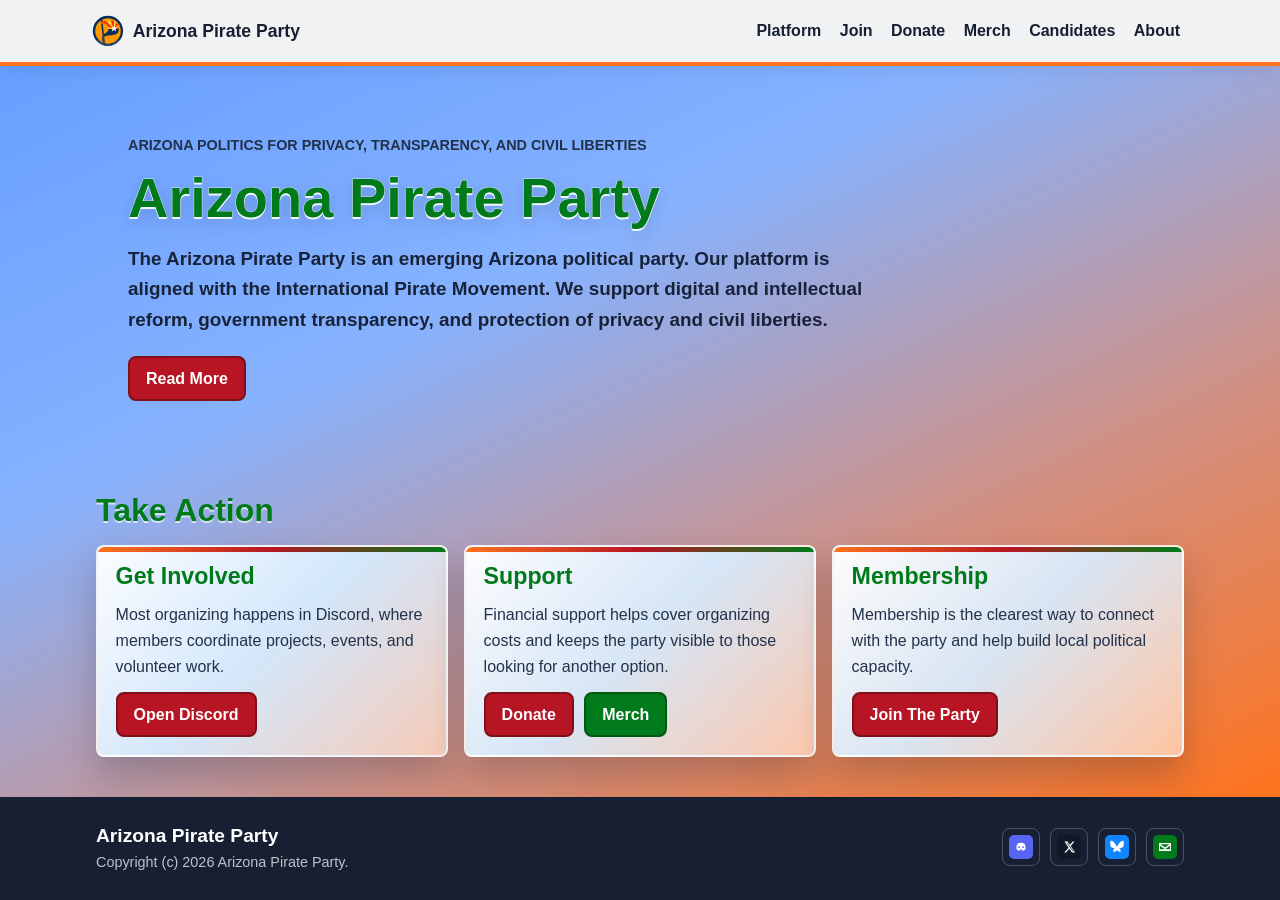
<file: index.html>
<!DOCTYPE html>
<html lang="en">
  <head>
    <meta charset="utf-8">
    <meta name="viewport" content="width=device-width, initial-scale=1">
    <title>Arizona Pirate Party</title>
    <meta name="description" content="The Arizona Pirate Party is an emerging Arizona political party supporting digital reform, transparency, privacy, and civil liberties.">
    <meta name="robots" content="index, follow">
    <link rel="canonical" href="https://azpirateparty.org/">

    <meta property="og:type" content="website">
    <meta property="og:site_name" content="Arizona Pirate Party">
    <meta property="og:title" content="Arizona Pirate Party">
    <meta property="og:description" content="The Arizona Pirate Party is an emerging Arizona political party supporting digital reform, transparency, privacy, and civil liberties.">
    <meta property="og:url" content="https://azpirateparty.org/">
    <meta property="og:image" content="https://azpirateparty.org/assets/icons/ms-icon-310x310.png">
    <meta property="og:image:width" content="310">
    <meta property="og:image:height" content="310">

    <meta name="twitter:card" content="summary">
    <meta name="twitter:site" content="@AZPirateParty">
    <meta name="twitter:title" content="Arizona Pirate Party">
    <meta name="twitter:description" content="The Arizona Pirate Party is an emerging Arizona political party supporting digital reform, transparency, privacy, and civil liberties.">
    <meta name="twitter:image" content="https://azpirateparty.org/assets/icons/ms-icon-310x310.png">

    <link rel="apple-touch-icon" sizes="180x180" href="assets/icons/apple-icon-180x180.png">
    <link rel="icon" type="image/png" sizes="32x32" href="assets/icons/favicon-32x32.png">
    <link rel="icon" type="image/png" sizes="16x16" href="assets/icons/favicon-16x16.png">
    <link rel="shortcut icon" href="favicon.ico">
    <link rel="manifest" href="manifest.json">
    <meta name="msapplication-config" content="browserconfig.xml">
    <meta name="theme-color" content="#ff731d">

    <link href="https://cdn.jsdelivr.net/npm/bootstrap@5.3.3/dist/css/bootstrap.min.css" rel="stylesheet" integrity="sha384-QWTKZyjpPEjISv5WaRU9OFeRpok6YctnYmDr5pNlyT2bRjXh0JMhjY6hW+ALEwIH" crossorigin="anonymous">
    <link rel="stylesheet" href="style.css">

    <script type="application/ld+json">
{
  "@context": "https://schema.org",
  "@graph": [
    {
      "@type": "PoliticalParty",
      "@id": "https://azpirateparty.org/#organization",
      "name": "Arizona Pirate Party",
      "url": "https://azpirateparty.org/",
      "email": "mailto:arizonapirateparty@gmail.com",
      "sameAs": [
        "https://x.com/AZPirateParty",
        "https://bsky.app/profile/azpirateparty.org",
        "https://discord.gg/6byTSC22NW"
      ]
    },
    {
      "@type": "WebPage",
      "@id": "https://azpirateparty.org/#webpage",
      "url": "https://azpirateparty.org/",
      "name": "Arizona Pirate Party",
      "description": "The Arizona Pirate Party is an emerging Arizona political party supporting digital reform, transparency, privacy, and civil liberties.",
      "isPartOf": {
        "@type": "WebSite",
        "@id": "https://azpirateparty.org/#website",
        "name": "Arizona Pirate Party",
        "url": "https://azpirateparty.org/"
      },
      "about": {
        "@id": "https://azpirateparty.org/#organization"
      }
    }
  ]
}
    </script>
  </head>
  <body>
    <a class="skip-link" href="#main-content">Skip to content</a>
    <!-- SITE NAV: Primary page navigation. -->
    <nav class="navbar navbar-expand-lg site-nav" aria-label="Primary navigation">
      <div class="container-fluid site-nav__inner">
        <a class="navbar-brand site-brand" href="index.html">
          <img src="assets/icons/azpp.svg" alt="" width="32" height="32" class="site-brand__mark">
          <span>Arizona Pirate Party</span>
        </a>
        <button class="navbar-toggler" type="button" data-bs-toggle="collapse" data-bs-target="#siteNav" aria-controls="siteNav" aria-expanded="false" aria-label="Toggle navigation">
          <span class="navbar-toggler-icon"></span>
        </button>
        <div class="collapse navbar-collapse" id="siteNav">
          <ul class="navbar-nav ms-auto site-nav__links">
            <li class="nav-item"><a class="nav-link" href="platform.html">Platform</a></li>
            <li class="nav-item"><a class="nav-link" href="join.html">Join</a></li>
            <li class="nav-item"><a class="nav-link" href="donate.html">Donate</a></li>
            <li class="nav-item"><a class="nav-link" href="merch.html">Merch</a></li>
            <li class="nav-item"><a class="nav-link" href="candidates.html">Candidates</a></li>
            <li class="nav-item"><a class="nav-link" href="about.html">About</a></li>
          </ul>
        </div>
      </div>
    </nav>
    <main id="main-content">
      <!-- HOME HERO: Main first impression and primary actions. -->
      <section class="hero" aria-labelledby="home-title">
        <div class="site-container hero__content">
          <p class="eyebrow">Arizona politics for privacy, transparency, and civil liberties</p>
          <h1 id="home-title" class="hero-title poster-text">Arizona Pirate Party</h1>
          <p class="hero-lede">The Arizona Pirate Party is an emerging Arizona political party. Our platform is aligned with the International Pirate Movement. We support digital and intellectual reform, government transparency, and protection of privacy and civil liberties.</p>
          <div class="hero-actions">
            <a class="site-button" href="platform.html">Read More</a>
          </div>
        </div>
      </section>

      <!-- HOME CTA GRID: Standard action cards for new visitors. -->
      <section class="section" aria-labelledby="take-action-title">
        <div class="site-container">
          <h2 id="take-action-title" class="section-title">Take Action</h2>
          <div class="cta-grid">
            <article class="cta-card">
              <h3>Get Involved</h3>
              <p>Most organizing happens in Discord, where members coordinate projects, events, and volunteer work.</p>
              <a class="site-button" href="https://discord.gg/6byTSC22NW" target="_blank" rel="noopener noreferrer">Open Discord</a>
            </article>
            <article class="cta-card">
              <h3>Support</h3>
              <p>Financial support helps cover organizing costs and keeps the party visible to those looking for another option.</p>
              <div class="cta-card__actions">
                <a class="site-button" href="donate.html">Donate</a>
                <a class="site-button site-button--secondary" href="merch.html">Merch</a>
              </div>
            </article>
            <article class="cta-card">
              <h3>Membership</h3>
              <p>Membership is the clearest way to connect with the party and help build local political capacity.</p>
              <a class="site-button" href="join.html">Join The Party</a>
            </article>
          </div>
        </div>
      </section>
    </main>
    <!-- SITE FOOTER: Contact and social links. -->
    <footer class="site-footer">
      <div class="site-container site-footer__inner">
        <div>
          <p class="site-footer__name">Arizona Pirate Party</p>
          <p class="site-footer__small">Copyright (c) 2026 Arizona Pirate Party.</p>
        </div>
        <ul class="site-footer__links">
          <li><a class="social-link" href="https://discord.gg/6byTSC22NW" target="_blank" rel="noopener noreferrer" aria-label="Discord"><img src="assets/social-icons/discord.svg" alt="" width="24" height="24"></a></li>
          <li><a class="social-link" href="https://x.com/AZPirateParty" target="_blank" rel="noopener noreferrer" aria-label="X"><img src="assets/social-icons/x.svg" alt="" width="24" height="24"></a></li>
          <li><a class="social-link" href="https://bsky.app/profile/azpirateparty.org" target="_blank" rel="noopener noreferrer" aria-label="Bluesky"><img src="assets/social-icons/bluesky.svg" alt="" width="24" height="24"></a></li>
          <li><a class="social-link" href="mailto:arizonapirateparty@gmail.com" aria-label="Email"><img src="assets/social-icons/email.svg" alt="" width="24" height="24"></a></li>
        </ul>
      </div>
    </footer>
    <script src="https://cdn.jsdelivr.net/npm/bootstrap@5.3.3/dist/js/bootstrap.bundle.min.js" integrity="sha384-YvpcrYf0tY3lHB60NNkmXc5s9fDVZLESaAA55NDzOxhy9GkcIdslK1eN7N6jIeHz" crossorigin="anonymous"></script>
  </body>
</html>
</file>
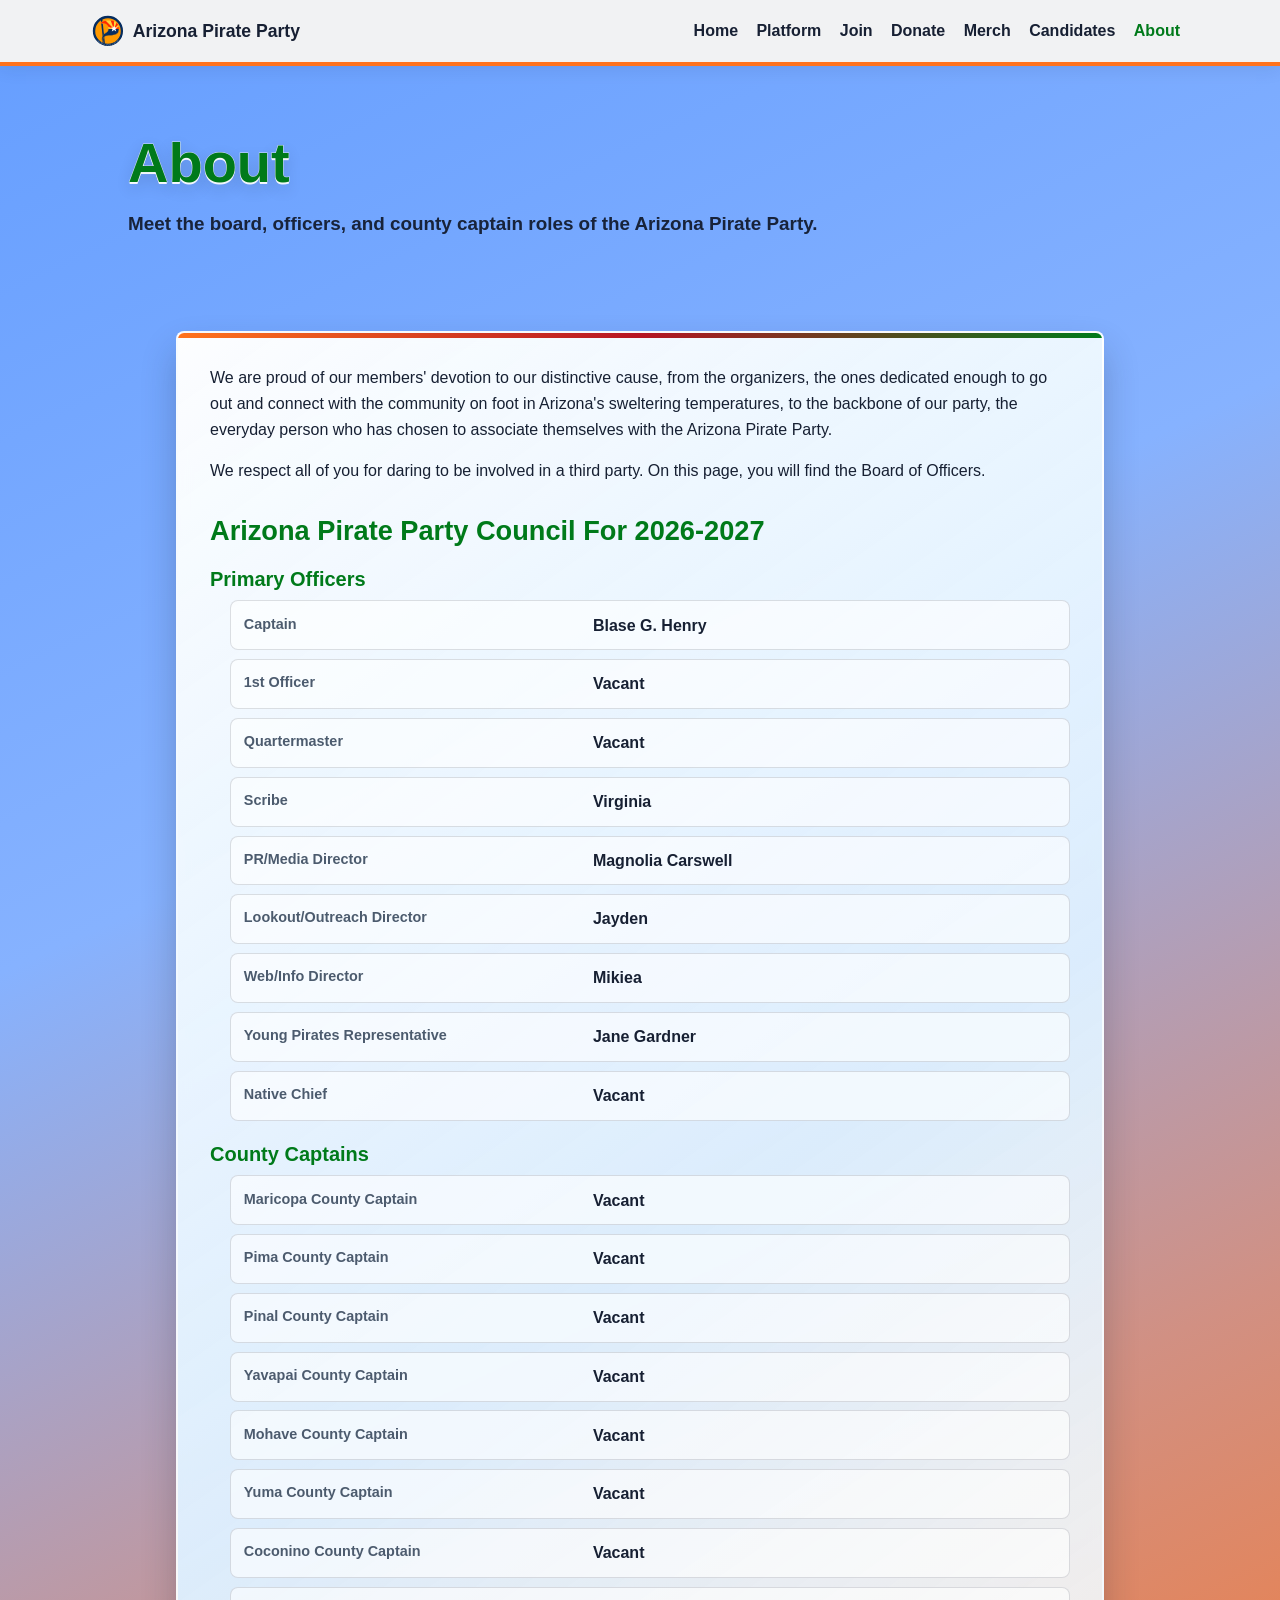
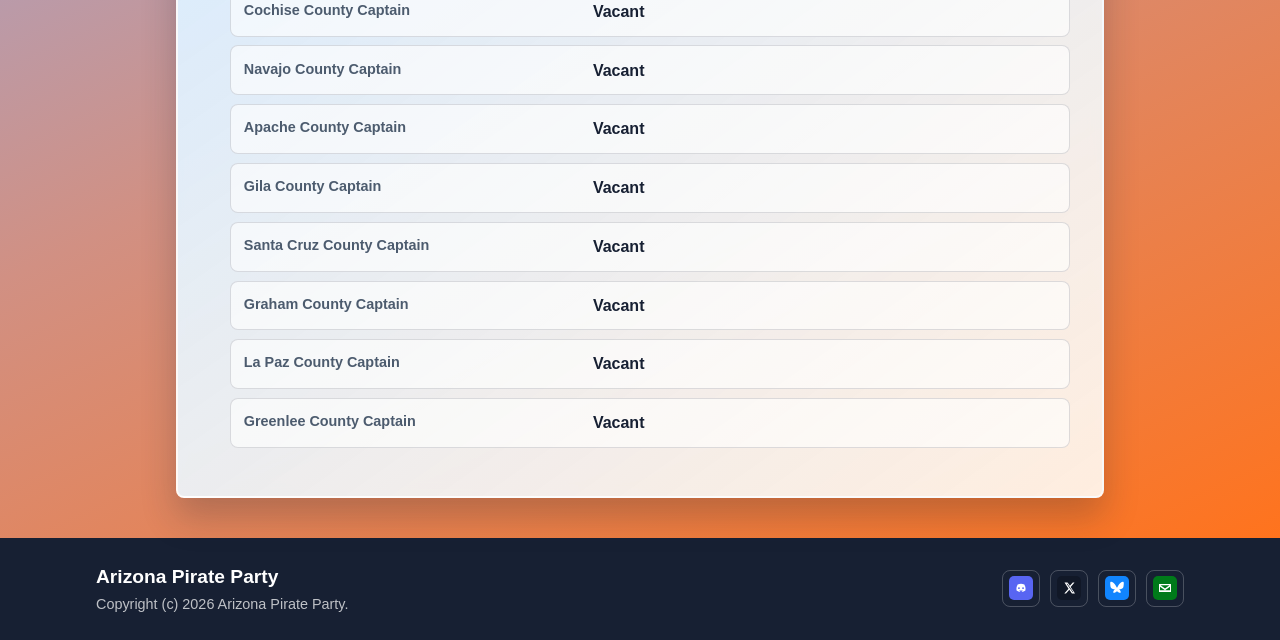
<file: about.html>
<!DOCTYPE html>
<html lang="en">
  <head>
    <meta charset="utf-8">
    <meta name="viewport" content="width=device-width, initial-scale=1">
    <title>About | Arizona Pirate Party</title>
    <meta name="description" content="Meet the Arizona Pirate Party council, officers, and county captain roles for 2026-2027.">
    <meta name="robots" content="index, follow">
    <link rel="canonical" href="https://azpirateparty.org/about.html">

    <meta property="og:type" content="website">
    <meta property="og:site_name" content="Arizona Pirate Party">
    <meta property="og:title" content="About | Arizona Pirate Party">
    <meta property="og:description" content="Meet the Arizona Pirate Party council, officers, and county captain roles for 2026-2027.">
    <meta property="og:url" content="https://azpirateparty.org/about.html">
    <meta property="og:image" content="https://azpirateparty.org/assets/icons/ms-icon-310x310.png">
    <meta property="og:image:width" content="310">
    <meta property="og:image:height" content="310">

    <meta name="twitter:card" content="summary">
    <meta name="twitter:site" content="@AZPirateParty">
    <meta name="twitter:title" content="About | Arizona Pirate Party">
    <meta name="twitter:description" content="Meet the Arizona Pirate Party council, officers, and county captain roles for 2026-2027.">
    <meta name="twitter:image" content="https://azpirateparty.org/assets/icons/ms-icon-310x310.png">

    <link rel="apple-touch-icon" sizes="180x180" href="assets/icons/apple-icon-180x180.png">
    <link rel="icon" type="image/png" sizes="32x32" href="assets/icons/favicon-32x32.png">
    <link rel="icon" type="image/png" sizes="16x16" href="assets/icons/favicon-16x16.png">
    <link rel="shortcut icon" href="favicon.ico">
    <link rel="manifest" href="manifest.json">
    <meta name="msapplication-config" content="browserconfig.xml">
    <meta name="theme-color" content="#ff731d">

    <link href="https://cdn.jsdelivr.net/npm/bootstrap@5.3.3/dist/css/bootstrap.min.css" rel="stylesheet" integrity="sha384-QWTKZyjpPEjISv5WaRU9OFeRpok6YctnYmDr5pNlyT2bRjXh0JMhjY6hW+ALEwIH" crossorigin="anonymous">
    <link rel="stylesheet" href="style.css">

    <script type="application/ld+json">
{
  "@context": "https://schema.org",
  "@graph": [
    {
      "@type": "PoliticalParty",
      "@id": "https://azpirateparty.org/#organization",
      "name": "Arizona Pirate Party",
      "url": "https://azpirateparty.org/",
      "email": "mailto:arizonapirateparty@gmail.com",
      "sameAs": [
        "https://x.com/AZPirateParty",
        "https://bsky.app/profile/azpirateparty.org",
        "https://discord.gg/6byTSC22NW"
      ]
    },
    {
      "@type": "WebPage",
      "@id": "https://azpirateparty.org/about.html#webpage",
      "url": "https://azpirateparty.org/about.html",
      "name": "About | Arizona Pirate Party",
      "description": "Meet the Arizona Pirate Party council, officers, and county captain roles for 2026-2027.",
      "isPartOf": {
        "@type": "WebSite",
        "@id": "https://azpirateparty.org/#website",
        "name": "Arizona Pirate Party",
        "url": "https://azpirateparty.org/"
      },
      "about": {
        "@id": "https://azpirateparty.org/#organization"
      }
    }
  ]
}
    </script>
  </head>
  <body>
    <a class="skip-link" href="#main-content">Skip to content</a>
    <!-- SITE NAV: Primary page navigation. -->
    <nav class="navbar navbar-expand-lg site-nav" aria-label="Primary navigation">
      <div class="container-fluid site-nav__inner">
        <a class="navbar-brand site-brand" href="index.html">
          <img src="assets/icons/azpp.svg" alt="" width="32" height="32" class="site-brand__mark">
          <span>Arizona Pirate Party</span>
        </a>
        <button class="navbar-toggler" type="button" data-bs-toggle="collapse" data-bs-target="#siteNav" aria-controls="siteNav" aria-expanded="false" aria-label="Toggle navigation">
          <span class="navbar-toggler-icon"></span>
        </button>
        <div class="collapse navbar-collapse" id="siteNav">
          <ul class="navbar-nav ms-auto site-nav__links">
            <li class="nav-item"><a class="nav-link" href="index.html">Home</a></li>
            <li class="nav-item"><a class="nav-link" href="platform.html">Platform</a></li>
            <li class="nav-item"><a class="nav-link" href="join.html">Join</a></li>
            <li class="nav-item"><a class="nav-link" href="donate.html">Donate</a></li>
            <li class="nav-item"><a class="nav-link" href="merch.html">Merch</a></li>
            <li class="nav-item"><a class="nav-link" href="candidates.html">Candidates</a></li>
            <li class="nav-item"><a class="nav-link active" aria-current="page" href="about.html">About</a></li>
          </ul>
        </div>
      </div>
    </nav>
    <main id="main-content">
      <!-- PAGE HERO: About page title. -->
      <section class="page-hero" aria-labelledby="page-title">
        <div class="site-container">
          <h1 id="page-title" class="page-title poster-text">About</h1>
          <p class="page-intro">Meet the board, officers, and county captain roles of the Arizona Pirate Party.</p>
        </div>
      </section>
      <!-- ABOUT PAGE: Officer and county role lists. -->
      <section class="content-section">
        <div class="site-container content-page">
          <p>We are proud of our members' devotion to our distinctive cause, from the organizers, the ones dedicated enough to go out and connect with the community on foot in Arizona's sweltering temperatures, to the backbone of our party, the everyday person who has chosen to associate themselves with the Arizona Pirate Party.</p>
          <p>We respect all of you for daring to be involved in a third party. On this page, you will find the Board of Officers.</p>

          <h2>Arizona Pirate Party Council For 2026-2027</h2>
          <h3 id="primary-officers">Primary Officers</h3>
          <ul class="role-list">
            <li><span>Captain</span><strong>Blase G. Henry</strong></li>
            <li><span>1st Officer</span><strong>Vacant</strong></li>
            <li><span>Quartermaster</span><strong>Vacant</strong></li>
            <li><span>Scribe</span><strong>Virginia</strong></li>
            <li><span>PR/Media Director</span><strong>Magnolia Carswell</strong></li>
            <li><span>Lookout/Outreach Director</span><strong>Jayden</strong></li>
            <li><span>Web/Info Director</span><strong>Mikiea</strong></li>
            <li><span>Young Pirates Representative</span><strong>Jane Gardner</strong></li>
            <li><span>Native Chief</span><strong>Vacant</strong></li>
          </ul>

          <h3 id="county-captains">County Captains</h3>
          <ul class="role-list role-list--compact">
            <li><span>Maricopa County Captain</span><strong>Vacant</strong></li>
            <li><span>Pima County Captain</span><strong>Vacant</strong></li>
            <li><span>Pinal County Captain</span><strong>Vacant</strong></li>
            <li><span>Yavapai County Captain</span><strong>Vacant</strong></li>
            <li><span>Mohave County Captain</span><strong>Vacant</strong></li>
            <li><span>Yuma County Captain</span><strong>Vacant</strong></li>
            <li><span>Coconino County Captain</span><strong>Vacant</strong></li>
            <li><span>Cochise County Captain</span><strong>Vacant</strong></li>
            <li><span>Navajo County Captain</span><strong>Vacant</strong></li>
            <li><span>Apache County Captain</span><strong>Vacant</strong></li>
            <li><span>Gila County Captain</span><strong>Vacant</strong></li>
            <li><span>Santa Cruz County Captain</span><strong>Vacant</strong></li>
            <li><span>Graham County Captain</span><strong>Vacant</strong></li>
            <li><span>La Paz County Captain</span><strong>Vacant</strong></li>
            <li><span>Greenlee County Captain</span><strong>Vacant</strong></li>
          </ul>
        </div>
      </section>
    </main>
    <!-- SITE FOOTER: Contact and social links. -->
    <footer class="site-footer">
      <div class="site-container site-footer__inner">
        <div>
          <p class="site-footer__name">Arizona Pirate Party</p>
          <p class="site-footer__small">Copyright (c) 2026 Arizona Pirate Party.</p>
        </div>
        <ul class="site-footer__links">
          <li><a class="social-link" href="https://discord.gg/6byTSC22NW" target="_blank" rel="noopener noreferrer" aria-label="Discord"><img src="assets/social-icons/discord.svg" alt="" width="24" height="24"></a></li>
          <li><a class="social-link" href="https://x.com/AZPirateParty" target="_blank" rel="noopener noreferrer" aria-label="X"><img src="assets/social-icons/x.svg" alt="" width="24" height="24"></a></li>
          <li><a class="social-link" href="https://bsky.app/profile/azpirateparty.org" target="_blank" rel="noopener noreferrer" aria-label="Bluesky"><img src="assets/social-icons/bluesky.svg" alt="" width="24" height="24"></a></li>
          <li><a class="social-link" href="mailto:arizonapirateparty@gmail.com" aria-label="Email"><img src="assets/social-icons/email.svg" alt="" width="24" height="24"></a></li>
        </ul>
      </div>
    </footer>
    <script src="https://cdn.jsdelivr.net/npm/bootstrap@5.3.3/dist/js/bootstrap.bundle.min.js" integrity="sha384-YvpcrYf0tY3lHB60NNkmXc5s9fDVZLESaAA55NDzOxhy9GkcIdslK1eN7N6jIeHz" crossorigin="anonymous"></script>
  </body>
</html>
</file>
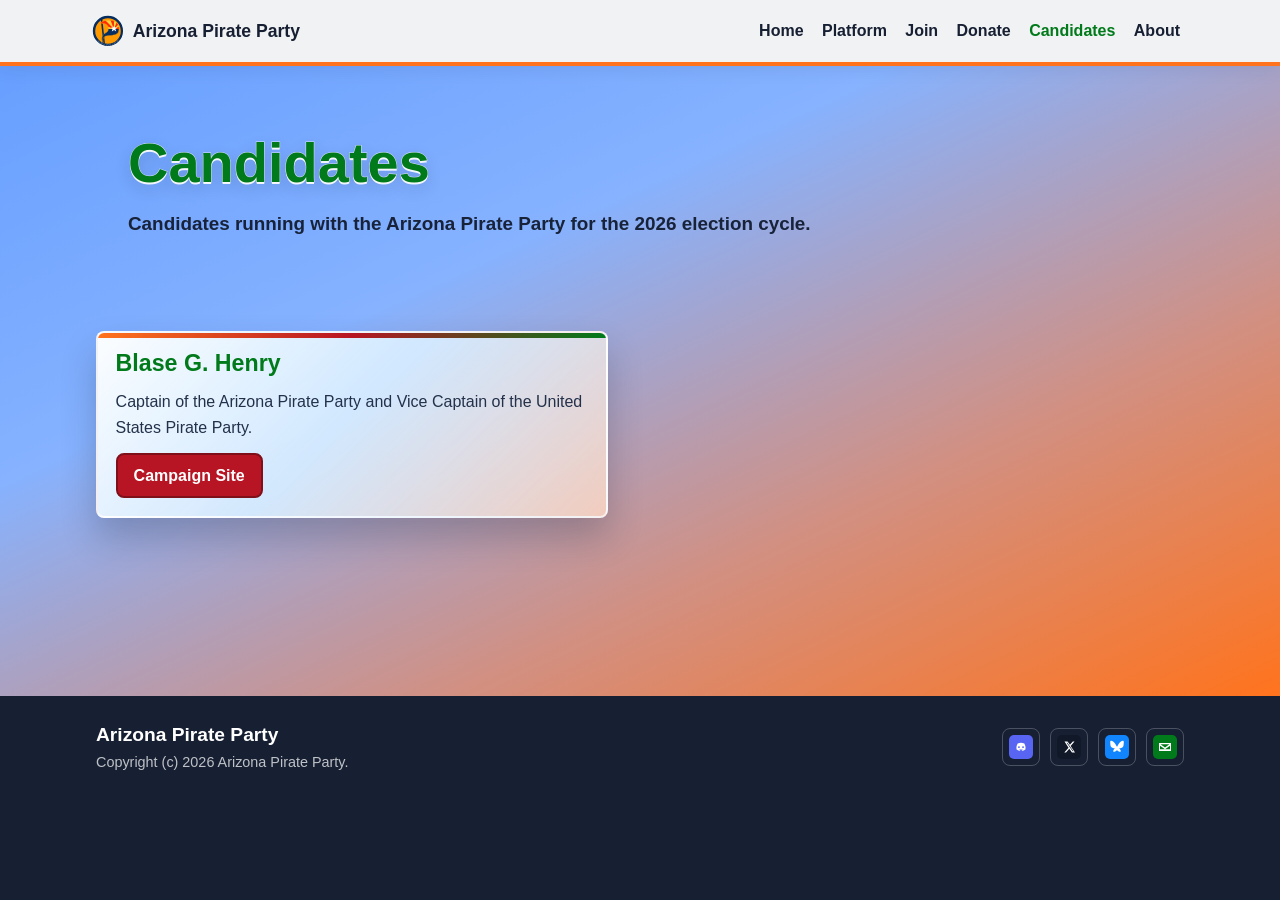
<file: candidates.html>
<!DOCTYPE html>
<html lang="en">
  <head>
    <meta charset="utf-8">
    <meta name="viewport" content="width=device-width, initial-scale=1">
    <title>Candidates | Arizona Pirate Party</title>
    <meta name="description" content="See Arizona Pirate Party candidates for the 2026 election cycle and find campaign links.">
    <meta name="robots" content="index, follow">
    <link rel="canonical" href="https://azpirateparty.org/candidates.html">

    <meta property="og:type" content="website">
    <meta property="og:site_name" content="Arizona Pirate Party">
    <meta property="og:title" content="Candidates | Arizona Pirate Party">
    <meta property="og:description" content="See Arizona Pirate Party candidates for the 2026 election cycle and find campaign links.">
    <meta property="og:url" content="https://azpirateparty.org/candidates.html">
    <meta property="og:image" content="https://azpirateparty.org/assets/icons/ms-icon-310x310.png">
    <meta property="og:image:width" content="310">
    <meta property="og:image:height" content="310">

    <meta name="twitter:card" content="summary">
    <meta name="twitter:site" content="@AZPirateParty">
    <meta name="twitter:title" content="Candidates | Arizona Pirate Party">
    <meta name="twitter:description" content="See Arizona Pirate Party candidates for the 2026 election cycle and find campaign links.">
    <meta name="twitter:image" content="https://azpirateparty.org/assets/icons/ms-icon-310x310.png">

    <link rel="apple-touch-icon" sizes="180x180" href="assets/icons/apple-icon-180x180.png">
    <link rel="icon" type="image/png" sizes="32x32" href="assets/icons/favicon-32x32.png">
    <link rel="icon" type="image/png" sizes="16x16" href="assets/icons/favicon-16x16.png">
    <link rel="shortcut icon" href="favicon.ico">
    <link rel="manifest" href="manifest.json">
    <meta name="msapplication-config" content="browserconfig.xml">
    <meta name="theme-color" content="#ff731d">

    <link href="https://cdn.jsdelivr.net/npm/bootstrap@5.3.3/dist/css/bootstrap.min.css" rel="stylesheet" integrity="sha384-QWTKZyjpPEjISv5WaRU9OFeRpok6YctnYmDr5pNlyT2bRjXh0JMhjY6hW+ALEwIH" crossorigin="anonymous">
    <link rel="stylesheet" href="style.css">

    <script type="application/ld+json">
{
  "@context": "https://schema.org",
  "@graph": [
    {
      "@type": "PoliticalParty",
      "@id": "https://azpirateparty.org/#organization",
      "name": "Arizona Pirate Party",
      "url": "https://azpirateparty.org/",
      "email": "mailto:arizonapirateparty@gmail.com",
      "sameAs": [
        "https://x.com/AZPirateParty",
        "https://bsky.app/profile/azpirateparty.org",
        "https://discord.gg/6byTSC22NW"
      ]
    },
    {
      "@type": "WebPage",
      "@id": "https://azpirateparty.org/candidates.html#webpage",
      "url": "https://azpirateparty.org/candidates.html",
      "name": "Candidates | Arizona Pirate Party",
      "description": "See Arizona Pirate Party candidates for the 2026 election cycle and find campaign links.",
      "isPartOf": {
        "@type": "WebSite",
        "@id": "https://azpirateparty.org/#website",
        "name": "Arizona Pirate Party",
        "url": "https://azpirateparty.org/"
      },
      "about": {
        "@id": "https://azpirateparty.org/#organization"
      }
    }
  ]
}
    </script>
  </head>
  <body>
    <a class="skip-link" href="#main-content">Skip to content</a>
    <!-- SITE NAV: Primary page navigation. -->
    <nav class="navbar navbar-expand-lg site-nav" aria-label="Primary navigation">
      <div class="container-fluid site-nav__inner">
        <a class="navbar-brand site-brand" href="index.html">
          <img src="assets/icons/azpp.svg" alt="" width="32" height="32" class="site-brand__mark">
          <span>Arizona Pirate Party</span>
        </a>
        <button class="navbar-toggler" type="button" data-bs-toggle="collapse" data-bs-target="#siteNav" aria-controls="siteNav" aria-expanded="false" aria-label="Toggle navigation">
          <span class="navbar-toggler-icon"></span>
        </button>
        <div class="collapse navbar-collapse" id="siteNav">
          <ul class="navbar-nav ms-auto site-nav__links">
            <li class="nav-item"><a class="nav-link" href="index.html">Home</a></li>
            <li class="nav-item"><a class="nav-link" href="platform.html">Platform</a></li>
            <li class="nav-item"><a class="nav-link" href="join.html">Join</a></li>
            <li class="nav-item"><a class="nav-link" href="donate.html">Donate</a></li>
            <li class="nav-item"><a class="nav-link active" aria-current="page" href="candidates.html">Candidates</a></li>
            <li class="nav-item"><a class="nav-link" href="about.html">About</a></li>
          </ul>
        </div>
      </div>
    </nav>
    <main id="main-content">
      <!-- PAGE HERO: Candidate page title. -->
      <section class="page-hero" aria-labelledby="page-title">
        <div class="site-container">
          <h1 id="page-title" class="page-title poster-text">Candidates</h1>
          <p class="page-intro">Candidates running with the Arizona Pirate Party for the 2026 election cycle.</p>
        </div>
      </section>
      <!-- CANDIDATE LIST: Current campaign cards. -->
      <section class="content-section">
        <div class="site-container">
          <div class="candidate-list">
            <article class="candidate-card">
              <h2>Blase G. Henry</h2>
              <p>Captain of the Arizona Pirate Party and Vice Captain of the United States Pirate Party.</p>
              <a class="site-button" href="https://blasehenryforarizona.com/" target="_blank" rel="noopener noreferrer">Campaign Site</a>
            </article>
          </div>
        </div>
      </section>
    </main>
    <!-- SITE FOOTER: Contact and social links. -->
    <footer class="site-footer">
      <div class="site-container site-footer__inner">
        <div>
          <p class="site-footer__name">Arizona Pirate Party</p>
          <p class="site-footer__small">Copyright (c) 2026 Arizona Pirate Party.</p>
        </div>
        <ul class="site-footer__links">
          <li><a class="social-link" href="https://discord.gg/6byTSC22NW" target="_blank" rel="noopener noreferrer" aria-label="Discord"><img src="assets/social-icons/discord.svg" alt="" width="24" height="24"></a></li>
          <li><a class="social-link" href="https://x.com/AZPirateParty" target="_blank" rel="noopener noreferrer" aria-label="X"><img src="assets/social-icons/x.svg" alt="" width="24" height="24"></a></li>
          <li><a class="social-link" href="https://bsky.app/profile/azpirateparty.org" target="_blank" rel="noopener noreferrer" aria-label="Bluesky"><img src="assets/social-icons/bluesky.svg" alt="" width="24" height="24"></a></li>
          <li><a class="social-link" href="mailto:arizonapirateparty@gmail.com" aria-label="Email"><img src="assets/social-icons/email.svg" alt="" width="24" height="24"></a></li>
        </ul>
      </div>
    </footer>
    <script src="https://cdn.jsdelivr.net/npm/bootstrap@5.3.3/dist/js/bootstrap.bundle.min.js" integrity="sha384-YvpcrYf0tY3lHB60NNkmXc5s9fDVZLESaAA55NDzOxhy9GkcIdslK1eN7N6jIeHz" crossorigin="anonymous"></script>
  </body>
</html>
</file>
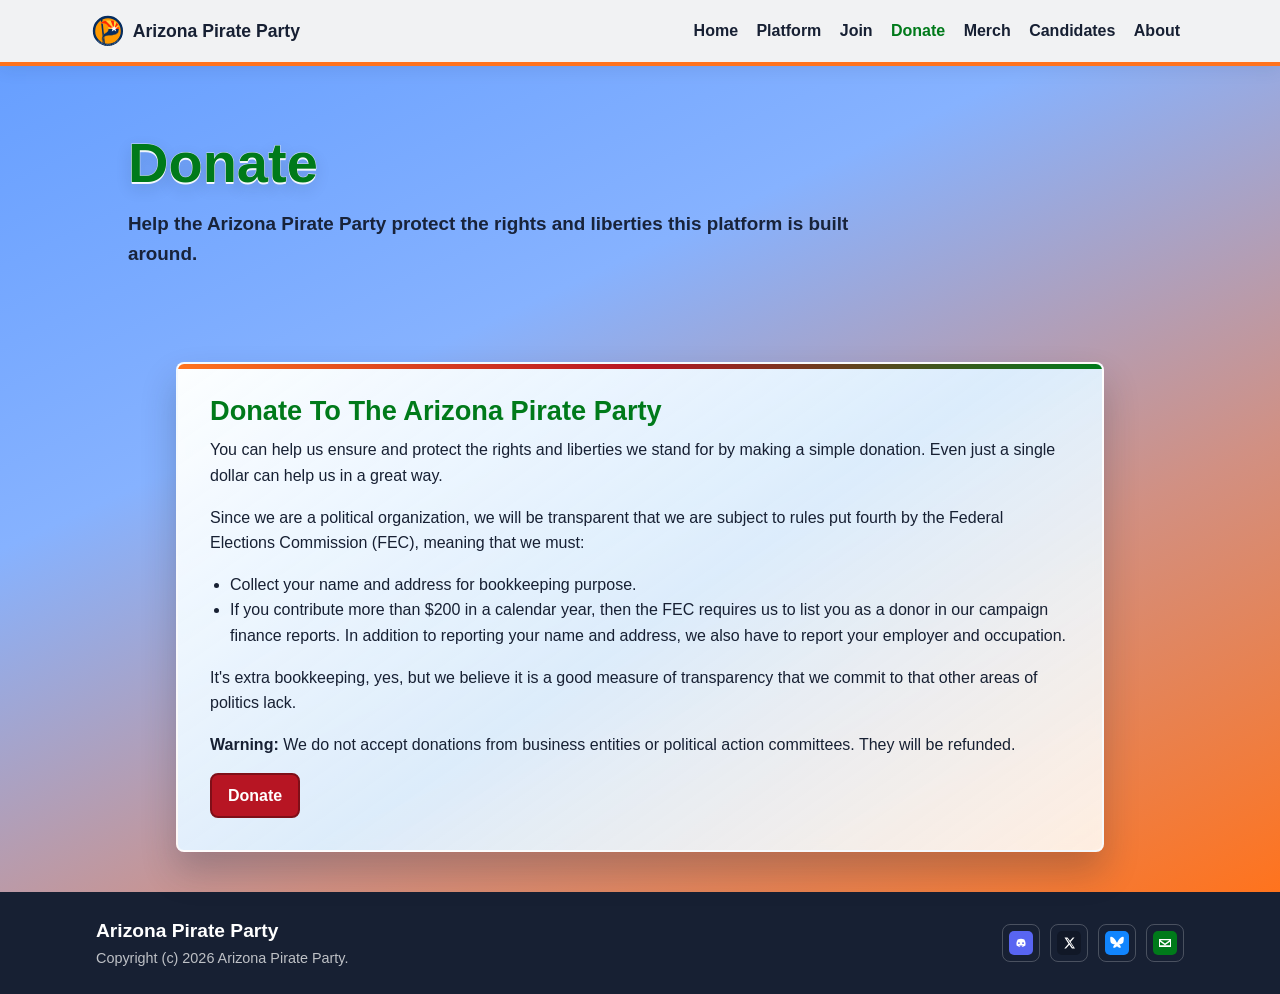
<file: donate.html>
<!DOCTYPE html>
<html lang="en">
  <head>
    <meta charset="utf-8">
    <meta name="viewport" content="width=device-width, initial-scale=1">
    <title>Donate | Arizona Pirate Party</title>
    <meta name="description" content="Support the Arizona Pirate Party with a donation and review donor transparency requirements for political organizations.">
    <meta name="robots" content="index, follow">
    <link rel="canonical" href="https://azpirateparty.org/donate.html">

    <meta property="og:type" content="website">
    <meta property="og:site_name" content="Arizona Pirate Party">
    <meta property="og:title" content="Donate | Arizona Pirate Party">
    <meta property="og:description" content="Support the Arizona Pirate Party with a donation and review donor transparency requirements for political organizations.">
    <meta property="og:url" content="https://azpirateparty.org/donate.html">
    <meta property="og:image" content="https://azpirateparty.org/assets/icons/ms-icon-310x310.png">
    <meta property="og:image:width" content="310">
    <meta property="og:image:height" content="310">

    <meta name="twitter:card" content="summary">
    <meta name="twitter:site" content="@AZPirateParty">
    <meta name="twitter:title" content="Donate | Arizona Pirate Party">
    <meta name="twitter:description" content="Support the Arizona Pirate Party with a donation and review donor transparency requirements for political organizations.">
    <meta name="twitter:image" content="https://azpirateparty.org/assets/icons/ms-icon-310x310.png">

    <link rel="apple-touch-icon" sizes="180x180" href="assets/icons/apple-icon-180x180.png">
    <link rel="icon" type="image/png" sizes="32x32" href="assets/icons/favicon-32x32.png">
    <link rel="icon" type="image/png" sizes="16x16" href="assets/icons/favicon-16x16.png">
    <link rel="shortcut icon" href="favicon.ico">
    <link rel="manifest" href="manifest.json">
    <meta name="msapplication-config" content="browserconfig.xml">
    <meta name="theme-color" content="#ff731d">

    <link href="https://cdn.jsdelivr.net/npm/bootstrap@5.3.3/dist/css/bootstrap.min.css" rel="stylesheet" integrity="sha384-QWTKZyjpPEjISv5WaRU9OFeRpok6YctnYmDr5pNlyT2bRjXh0JMhjY6hW+ALEwIH" crossorigin="anonymous">
    <link rel="stylesheet" href="style.css">

    <script type="application/ld+json">
{
  "@context": "https://schema.org",
  "@graph": [
    {
      "@type": "PoliticalParty",
      "@id": "https://azpirateparty.org/#organization",
      "name": "Arizona Pirate Party",
      "url": "https://azpirateparty.org/",
      "email": "mailto:arizonapirateparty@gmail.com",
      "sameAs": [
        "https://x.com/AZPirateParty",
        "https://bsky.app/profile/azpirateparty.org",
        "https://discord.gg/6byTSC22NW"
      ]
    },
    {
      "@type": "WebPage",
      "@id": "https://azpirateparty.org/donate.html#webpage",
      "url": "https://azpirateparty.org/donate.html",
      "name": "Donate | Arizona Pirate Party",
      "description": "Support the Arizona Pirate Party with a donation and review donor transparency requirements for political organizations.",
      "isPartOf": {
        "@type": "WebSite",
        "@id": "https://azpirateparty.org/#website",
        "name": "Arizona Pirate Party",
        "url": "https://azpirateparty.org/"
      },
      "about": {
        "@id": "https://azpirateparty.org/#organization"
      }
    }
  ]
}
    </script>
  </head>
  <body>
    <a class="skip-link" href="#main-content">Skip to content</a>
    <!-- SITE NAV: Primary page navigation. -->
    <nav class="navbar navbar-expand-lg site-nav" aria-label="Primary navigation">
      <div class="container-fluid site-nav__inner">
        <a class="navbar-brand site-brand" href="index.html">
          <img src="assets/icons/azpp.svg" alt="" width="32" height="32" class="site-brand__mark">
          <span>Arizona Pirate Party</span>
        </a>
        <button class="navbar-toggler" type="button" data-bs-toggle="collapse" data-bs-target="#siteNav" aria-controls="siteNav" aria-expanded="false" aria-label="Toggle navigation">
          <span class="navbar-toggler-icon"></span>
        </button>
        <div class="collapse navbar-collapse" id="siteNav">
          <ul class="navbar-nav ms-auto site-nav__links">
            <li class="nav-item"><a class="nav-link" href="index.html">Home</a></li>
            <li class="nav-item"><a class="nav-link" href="platform.html">Platform</a></li>
            <li class="nav-item"><a class="nav-link" href="join.html">Join</a></li>
            <li class="nav-item"><a class="nav-link active" aria-current="page" href="donate.html">Donate</a></li>
            <li class="nav-item"><a class="nav-link" href="merch.html">Merch</a></li>
            <li class="nav-item"><a class="nav-link" href="candidates.html">Candidates</a></li>
            <li class="nav-item"><a class="nav-link" href="about.html">About</a></li>
          </ul>
        </div>
      </div>
    </nav>
    <main id="main-content">
      <!-- PAGE HERO: Donation invitation. -->
      <section class="page-hero" aria-labelledby="page-title">
        <div class="site-container">
          <h1 id="page-title" class="page-title poster-text">Donate</h1>
          <p class="page-intro">Help the Arizona Pirate Party protect the rights and liberties this platform is built around.</p>
        </div>
      </section>
      <!-- DONATION COPY: Transparency notes and donation action. -->
      <section class="content-section">
        <div class="site-container content-page">
          <h2>Donate To The Arizona Pirate Party</h2>
          <p>You can help us ensure and protect the rights and liberties we stand for by making a simple donation. Even just a single dollar can help us in a great way.</p>
          <p>Since we are a political organization, we will be transparent that we are subject to rules put fourth by the Federal Elections Commission (FEC), meaning that we must:</p>
          <ul>
            <li>Collect your name and address for bookkeeping purpose.</li>
            <li>If you contribute more than $200 in a calendar year, then the FEC requires us to list you as a donor in our campaign finance reports. In addition to reporting your name and address, we also have to report your employer and occupation.</li>
          </ul>
          <p>It's extra bookkeeping, yes, but we believe it is a good measure of transparency that we commit to that other areas of politics lack.</p>
          <p><strong>Warning:</strong> We do not accept donations from business entities or political action committees. They will be refunded.</p>
          <a class="site-button" href="https://donate.stripe.com/cNieVfdvPg9F3cQ4xn6sw00" target="_blank" rel="noopener noreferrer">Donate</a>
        </div>
      </section>
    </main>
    <!-- SITE FOOTER: Contact and social links. -->
    <footer class="site-footer">
      <div class="site-container site-footer__inner">
        <div>
          <p class="site-footer__name">Arizona Pirate Party</p>
          <p class="site-footer__small">Copyright (c) 2026 Arizona Pirate Party.</p>
        </div>
        <ul class="site-footer__links">
          <li><a class="social-link" href="https://discord.gg/6byTSC22NW" target="_blank" rel="noopener noreferrer" aria-label="Discord"><img src="assets/social-icons/discord.svg" alt="" width="24" height="24"></a></li>
          <li><a class="social-link" href="https://x.com/AZPirateParty" target="_blank" rel="noopener noreferrer" aria-label="X"><img src="assets/social-icons/x.svg" alt="" width="24" height="24"></a></li>
          <li><a class="social-link" href="https://bsky.app/profile/azpirateparty.org" target="_blank" rel="noopener noreferrer" aria-label="Bluesky"><img src="assets/social-icons/bluesky.svg" alt="" width="24" height="24"></a></li>
          <li><a class="social-link" href="mailto:arizonapirateparty@gmail.com" aria-label="Email"><img src="assets/social-icons/email.svg" alt="" width="24" height="24"></a></li>
        </ul>
      </div>
    </footer>
    <script src="https://cdn.jsdelivr.net/npm/bootstrap@5.3.3/dist/js/bootstrap.bundle.min.js" integrity="sha384-YvpcrYf0tY3lHB60NNkmXc5s9fDVZLESaAA55NDzOxhy9GkcIdslK1eN7N6jIeHz" crossorigin="anonymous"></script>
  </body>
</html>
</file>
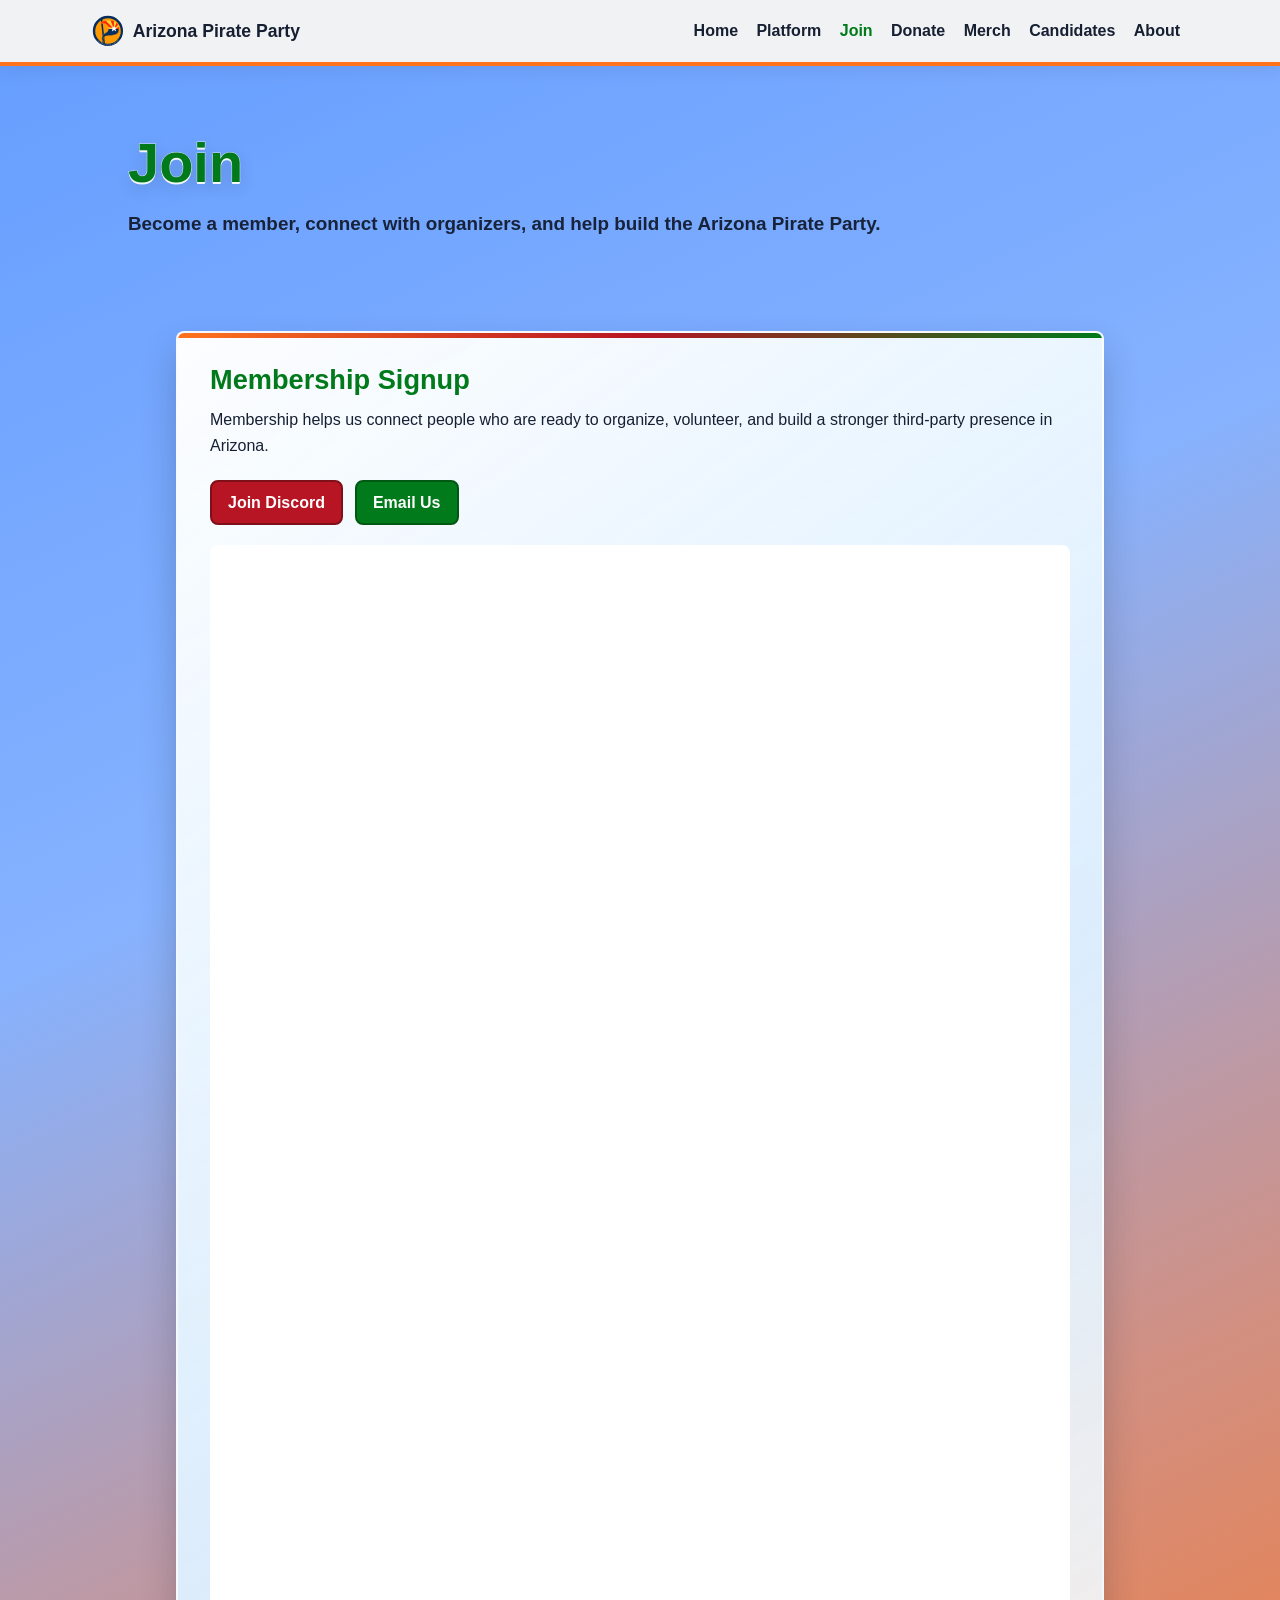
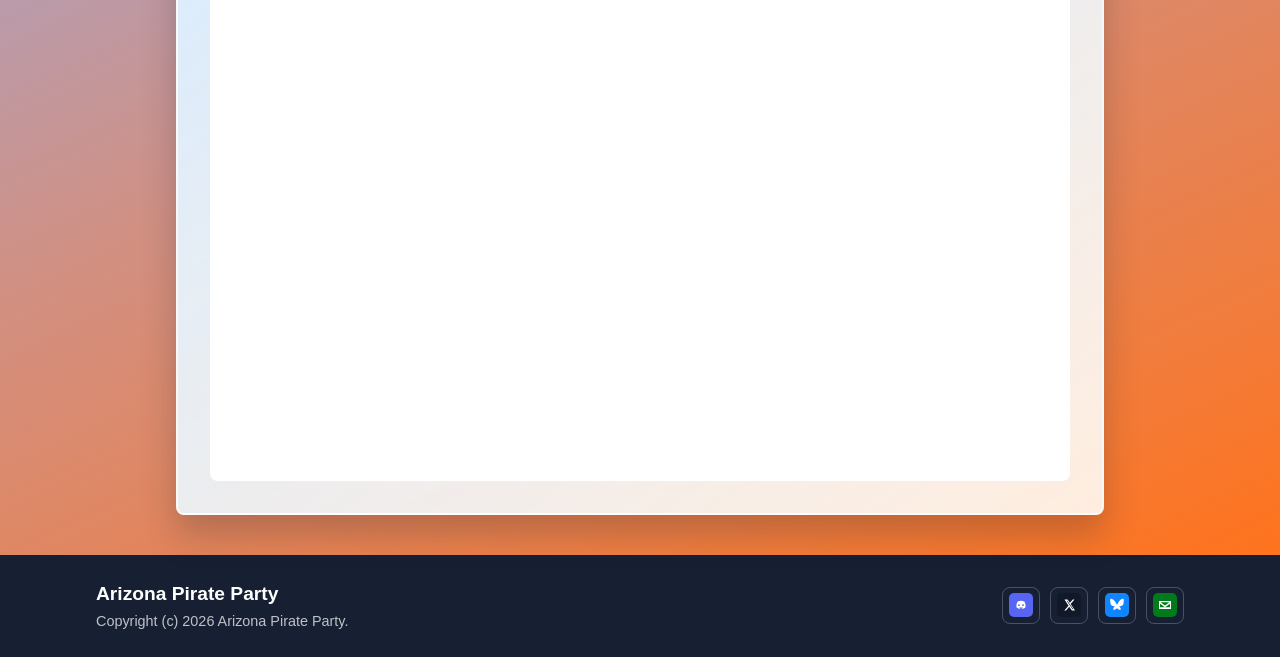
<file: join.html>
<!DOCTYPE html>
<html lang="en">
  <head>
    <meta charset="utf-8">
    <meta name="viewport" content="width=device-width, initial-scale=1">
    <title>Join | Arizona Pirate Party</title>
    <meta name="description" content="Become a member of the Arizona Pirate Party, join organizing on Discord, and connect with party volunteers.">
    <meta name="robots" content="index, follow">
    <link rel="canonical" href="https://azpirateparty.org/join.html">

    <meta property="og:type" content="website">
    <meta property="og:site_name" content="Arizona Pirate Party">
    <meta property="og:title" content="Join | Arizona Pirate Party">
    <meta property="og:description" content="Become a member of the Arizona Pirate Party, join organizing on Discord, and connect with party volunteers.">
    <meta property="og:url" content="https://azpirateparty.org/join.html">
    <meta property="og:image" content="https://azpirateparty.org/assets/icons/ms-icon-310x310.png">
    <meta property="og:image:width" content="310">
    <meta property="og:image:height" content="310">

    <meta name="twitter:card" content="summary">
    <meta name="twitter:site" content="@AZPirateParty">
    <meta name="twitter:title" content="Join | Arizona Pirate Party">
    <meta name="twitter:description" content="Become a member of the Arizona Pirate Party, join organizing on Discord, and connect with party volunteers.">
    <meta name="twitter:image" content="https://azpirateparty.org/assets/icons/ms-icon-310x310.png">

    <link rel="apple-touch-icon" sizes="180x180" href="assets/icons/apple-icon-180x180.png">
    <link rel="icon" type="image/png" sizes="32x32" href="assets/icons/favicon-32x32.png">
    <link rel="icon" type="image/png" sizes="16x16" href="assets/icons/favicon-16x16.png">
    <link rel="shortcut icon" href="favicon.ico">
    <link rel="manifest" href="manifest.json">
    <meta name="msapplication-config" content="browserconfig.xml">
    <meta name="theme-color" content="#ff731d">

    <link href="https://cdn.jsdelivr.net/npm/bootstrap@5.3.3/dist/css/bootstrap.min.css" rel="stylesheet" integrity="sha384-QWTKZyjpPEjISv5WaRU9OFeRpok6YctnYmDr5pNlyT2bRjXh0JMhjY6hW+ALEwIH" crossorigin="anonymous">
    <link rel="stylesheet" href="style.css">

    <script type="application/ld+json">
{
  "@context": "https://schema.org",
  "@graph": [
    {
      "@type": "PoliticalParty",
      "@id": "https://azpirateparty.org/#organization",
      "name": "Arizona Pirate Party",
      "url": "https://azpirateparty.org/",
      "email": "mailto:arizonapirateparty@gmail.com",
      "sameAs": [
        "https://x.com/AZPirateParty",
        "https://bsky.app/profile/azpirateparty.org",
        "https://discord.gg/6byTSC22NW"
      ]
    },
    {
      "@type": "WebPage",
      "@id": "https://azpirateparty.org/join.html#webpage",
      "url": "https://azpirateparty.org/join.html",
      "name": "Join | Arizona Pirate Party",
      "description": "Become a member of the Arizona Pirate Party, join organizing on Discord, and connect with party volunteers.",
      "isPartOf": {
        "@type": "WebSite",
        "@id": "https://azpirateparty.org/#website",
        "name": "Arizona Pirate Party",
        "url": "https://azpirateparty.org/"
      },
      "about": {
        "@id": "https://azpirateparty.org/#organization"
      }
    }
  ]
}
    </script>
  </head>
  <body>
    <a class="skip-link" href="#main-content">Skip to content</a>
    <!-- SITE NAV: Primary page navigation. -->
    <nav class="navbar navbar-expand-lg site-nav" aria-label="Primary navigation">
      <div class="container-fluid site-nav__inner">
        <a class="navbar-brand site-brand" href="index.html">
          <img src="assets/icons/azpp.svg" alt="" width="32" height="32" class="site-brand__mark">
          <span>Arizona Pirate Party</span>
        </a>
        <button class="navbar-toggler" type="button" data-bs-toggle="collapse" data-bs-target="#siteNav" aria-controls="siteNav" aria-expanded="false" aria-label="Toggle navigation">
          <span class="navbar-toggler-icon"></span>
        </button>
        <div class="collapse navbar-collapse" id="siteNav">
          <ul class="navbar-nav ms-auto site-nav__links">
            <li class="nav-item"><a class="nav-link" href="index.html">Home</a></li>
            <li class="nav-item"><a class="nav-link" href="platform.html">Platform</a></li>
            <li class="nav-item"><a class="nav-link active" aria-current="page" href="join.html">Join</a></li>
            <li class="nav-item"><a class="nav-link" href="donate.html">Donate</a></li>
            <li class="nav-item"><a class="nav-link" href="merch.html">Merch</a></li>
            <li class="nav-item"><a class="nav-link" href="candidates.html">Candidates</a></li>
            <li class="nav-item"><a class="nav-link" href="about.html">About</a></li>
          </ul>
        </div>
      </div>
    </nav>
    <main id="main-content">
      <!-- PAGE HERO: Membership invitation. -->
      <section class="page-hero" aria-labelledby="page-title">
        <div class="site-container">
          <h1 id="page-title" class="page-title poster-text">Join</h1>
          <p class="page-intro">Become a member, connect with organizers, and help build the Arizona Pirate Party.</p>
        </div>
      </section>
      <!-- MEMBERSHIP FORM: Signup and contact actions. -->
      <section class="content-section">
        <div class="site-container content-page">
          <h2>Membership Signup</h2>
          <p>Membership helps us connect people who are ready to organize, volunteer, and build a stronger third-party presence in Arizona.</p>
          <div class="button-row">
            <a class="site-button" href="https://discord.gg/6byTSC22NW" target="_blank" rel="noopener noreferrer">Join Discord</a>
            <a class="site-button site-button--secondary" href="mailto:arizonapirateparty@gmail.com">Email Us</a>
          </div>
          <iframe class="form-frame" title="Arizona Pirate Party membership signup form" src="https://docs.google.com/forms/d/e/1FAIpQLSejc2YM6c1LQwRhseRbGIvfm9ftfXf7C0mQ8feKrnGQj4B2Hg/viewform?embedded=true" loading="lazy">Loading...</iframe>
        </div>
      </section>
    </main>
    <!-- SITE FOOTER: Contact and social links. -->
    <footer class="site-footer">
      <div class="site-container site-footer__inner">
        <div>
          <p class="site-footer__name">Arizona Pirate Party</p>
          <p class="site-footer__small">Copyright (c) 2026 Arizona Pirate Party.</p>
        </div>
        <ul class="site-footer__links">
          <li><a class="social-link" href="https://discord.gg/6byTSC22NW" target="_blank" rel="noopener noreferrer" aria-label="Discord"><img src="assets/social-icons/discord.svg" alt="" width="24" height="24"></a></li>
          <li><a class="social-link" href="https://x.com/AZPirateParty" target="_blank" rel="noopener noreferrer" aria-label="X"><img src="assets/social-icons/x.svg" alt="" width="24" height="24"></a></li>
          <li><a class="social-link" href="https://bsky.app/profile/azpirateparty.org" target="_blank" rel="noopener noreferrer" aria-label="Bluesky"><img src="assets/social-icons/bluesky.svg" alt="" width="24" height="24"></a></li>
          <li><a class="social-link" href="mailto:arizonapirateparty@gmail.com" aria-label="Email"><img src="assets/social-icons/email.svg" alt="" width="24" height="24"></a></li>
        </ul>
      </div>
    </footer>
    <script src="https://cdn.jsdelivr.net/npm/bootstrap@5.3.3/dist/js/bootstrap.bundle.min.js" integrity="sha384-YvpcrYf0tY3lHB60NNkmXc5s9fDVZLESaAA55NDzOxhy9GkcIdslK1eN7N6jIeHz" crossorigin="anonymous"></script>
  </body>
</html>
</file>
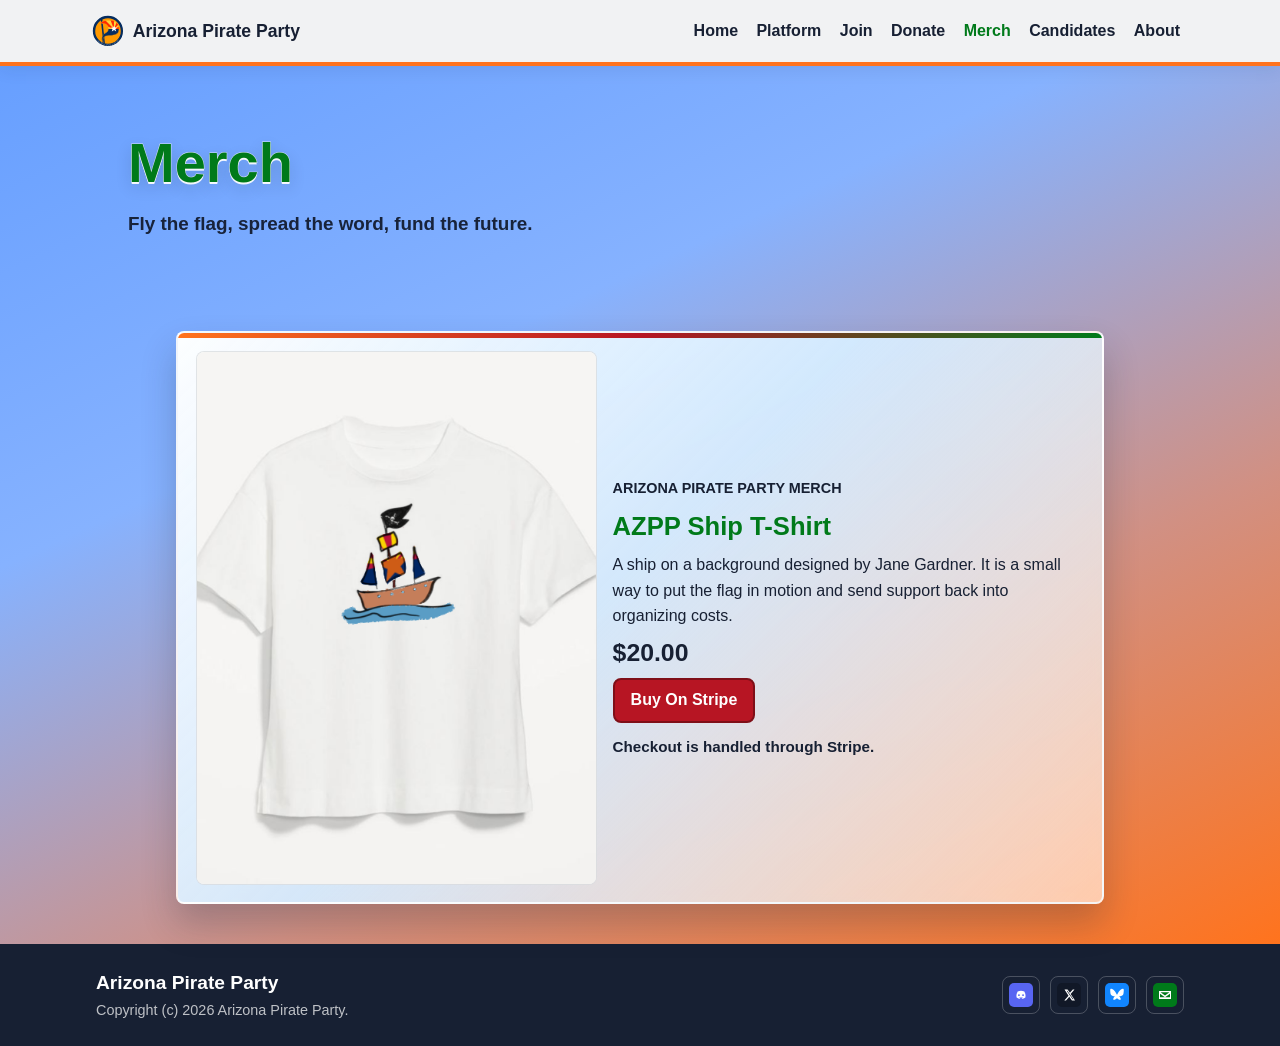
<file: merch.html>
<!DOCTYPE html>
<html lang="en">
  <head>
    <meta charset="utf-8">
    <meta name="viewport" content="width=device-width, initial-scale=1">
    <title>Merch | Arizona Pirate Party</title>
    <meta name="description" content="Pick up Arizona Pirate Party merch and help keep the party visible in everyday Arizona life.">
    <meta name="robots" content="index, follow">
    <link rel="canonical" href="https://azpirateparty.org/merch.html">

    <meta property="og:type" content="website">
    <meta property="og:site_name" content="Arizona Pirate Party">
    <meta property="og:title" content="Merch | Arizona Pirate Party">
    <meta property="og:description" content="Pick up Arizona Pirate Party merch and help keep the party visible in everyday Arizona life.">
    <meta property="og:url" content="https://azpirateparty.org/merch.html">
    <meta property="og:image" content="https://azpirateparty.org/assets/merch/azpp-ship-t-shirt.png">
    <meta property="og:image:width" content="520">
    <meta property="og:image:height" content="693">

    <meta name="twitter:card" content="summary_large_image">
    <meta name="twitter:site" content="@AZPirateParty">
    <meta name="twitter:title" content="Merch | Arizona Pirate Party">
    <meta name="twitter:description" content="Pick up Arizona Pirate Party merch and help keep the party visible in everyday Arizona life.">
    <meta name="twitter:image" content="https://azpirateparty.org/assets/merch/azpp-ship-t-shirt.png">

    <link rel="apple-touch-icon" sizes="180x180" href="assets/icons/apple-icon-180x180.png">
    <link rel="icon" type="image/png" sizes="32x32" href="assets/icons/favicon-32x32.png">
    <link rel="icon" type="image/png" sizes="16x16" href="assets/icons/favicon-16x16.png">
    <link rel="shortcut icon" href="favicon.ico">
    <link rel="manifest" href="manifest.json">
    <meta name="msapplication-config" content="browserconfig.xml">
    <meta name="theme-color" content="#ff731d">

    <link href="https://cdn.jsdelivr.net/npm/bootstrap@5.3.3/dist/css/bootstrap.min.css" rel="stylesheet" integrity="sha384-QWTKZyjpPEjISv5WaRU9OFeRpok6YctnYmDr5pNlyT2bRjXh0JMhjY6hW+ALEwIH" crossorigin="anonymous">
    <link rel="stylesheet" href="style.css">

    <script type="application/ld+json">
{
  "@context": "https://schema.org",
  "@graph": [
    {
      "@type": "PoliticalParty",
      "@id": "https://azpirateparty.org/#organization",
      "name": "Arizona Pirate Party",
      "url": "https://azpirateparty.org/",
      "email": "mailto:arizonapirateparty@gmail.com",
      "sameAs": [
        "https://x.com/AZPirateParty",
        "https://bsky.app/profile/azpirateparty.org",
        "https://discord.gg/6byTSC22NW"
      ]
    },
    {
      "@type": "WebPage",
      "@id": "https://azpirateparty.org/merch.html#webpage",
      "url": "https://azpirateparty.org/merch.html",
      "name": "Merch | Arizona Pirate Party",
      "description": "Pick up Arizona Pirate Party merch and help keep the party visible in everyday Arizona life.",
      "isPartOf": {
        "@type": "WebSite",
        "@id": "https://azpirateparty.org/#website",
        "name": "Arizona Pirate Party",
        "url": "https://azpirateparty.org/"
      },
      "about": {
        "@id": "https://azpirateparty.org/#organization"
      }
    },
    {
      "@type": "Product",
      "@id": "https://azpirateparty.org/merch.html#azpp-ship-t-shirt",
      "name": "AZPP Ship T-Shirt",
      "description": "A ship on a background designed by Jane Gardner.",
      "image": "https://azpirateparty.org/assets/merch/azpp-ship-t-shirt.png",
      "brand": {
        "@id": "https://azpirateparty.org/#organization"
      },
      "offers": {
        "@type": "Offer",
        "url": "https://buy.stripe.com/8x228tgI17D95kY9RH6sw01",
        "priceCurrency": "USD",
        "price": "20.00",
        "availability": "https://schema.org/InStock"
      }
    }
  ]
}
    </script>
  </head>
  <body>
    <a class="skip-link" href="#main-content">Skip to content</a>
    <!-- SITE NAV: Primary page navigation. -->
    <nav class="navbar navbar-expand-lg site-nav" aria-label="Primary navigation">
      <div class="container-fluid site-nav__inner">
        <a class="navbar-brand site-brand" href="index.html">
          <img src="assets/icons/azpp.svg" alt="" width="32" height="32" class="site-brand__mark">
          <span>Arizona Pirate Party</span>
        </a>
        <button class="navbar-toggler" type="button" data-bs-toggle="collapse" data-bs-target="#siteNav" aria-controls="siteNav" aria-expanded="false" aria-label="Toggle navigation">
          <span class="navbar-toggler-icon"></span>
        </button>
        <div class="collapse navbar-collapse" id="siteNav">
          <ul class="navbar-nav ms-auto site-nav__links">
            <li class="nav-item"><a class="nav-link" href="index.html">Home</a></li>
            <li class="nav-item"><a class="nav-link" href="platform.html">Platform</a></li>
            <li class="nav-item"><a class="nav-link" href="join.html">Join</a></li>
            <li class="nav-item"><a class="nav-link" href="donate.html">Donate</a></li>
            <li class="nav-item"><a class="nav-link active" aria-current="page" href="merch.html">Merch</a></li>
            <li class="nav-item"><a class="nav-link" href="candidates.html">Candidates</a></li>
            <li class="nav-item"><a class="nav-link" href="about.html">About</a></li>
          </ul>
        </div>
      </div>
    </nav>
    <main id="main-content">
      <!-- PAGE HERO: Merch invitation. -->
      <section class="page-hero" aria-labelledby="page-title">
        <div class="site-container">
          <h1 id="page-title" class="page-title poster-text">Merch</h1>
          <p class="page-intro">Fly the flag, spread the word, fund the future.</p>
        </div>
      </section>
      <!-- MERCH LIST: Static product cards that link to external checkout. -->
      <section class="content-section">
        <div class="site-container merch-grid">
          <article class="merch-card">
            <div class="merch-card__media">
              <img src="assets/merch/azpp-ship-t-shirt.png" alt="White AZPP Ship T-Shirt with a ship illustration" width="520" height="693">
            </div>
            <div class="merch-card__body">
              <p class="eyebrow">Arizona Pirate Party merch</p>
              <h2>AZPP Ship T-Shirt</h2>
              <p>A ship on a background designed by Jane Gardner. It is a small way to put the flag in motion and send support back into organizing costs.</p>
              <p class="merch-card__price">$20.00</p>
              <a class="site-button" href="https://buy.stripe.com/8x228tgI17D95kY9RH6sw01" target="_blank" rel="noopener noreferrer">Buy On Stripe</a>
              <p class="merch-card__note">Checkout is handled through Stripe.</p>
            </div>
          </article>
        </div>
      </section>
    </main>
    <!-- SITE FOOTER: Contact and social links. -->
    <footer class="site-footer">
      <div class="site-container site-footer__inner">
        <div>
          <p class="site-footer__name">Arizona Pirate Party</p>
          <p class="site-footer__small">Copyright (c) 2026 Arizona Pirate Party.</p>
        </div>
        <ul class="site-footer__links">
          <li><a class="social-link" href="https://discord.gg/6byTSC22NW" target="_blank" rel="noopener noreferrer" aria-label="Discord"><img src="assets/social-icons/discord.svg" alt="" width="24" height="24"></a></li>
          <li><a class="social-link" href="https://x.com/AZPirateParty" target="_blank" rel="noopener noreferrer" aria-label="X"><img src="assets/social-icons/x.svg" alt="" width="24" height="24"></a></li>
          <li><a class="social-link" href="https://bsky.app/profile/azpirateparty.org" target="_blank" rel="noopener noreferrer" aria-label="Bluesky"><img src="assets/social-icons/bluesky.svg" alt="" width="24" height="24"></a></li>
          <li><a class="social-link" href="mailto:arizonapirateparty@gmail.com" aria-label="Email"><img src="assets/social-icons/email.svg" alt="" width="24" height="24"></a></li>
        </ul>
      </div>
    </footer>
    <script src="https://cdn.jsdelivr.net/npm/bootstrap@5.3.3/dist/js/bootstrap.bundle.min.js" integrity="sha384-YvpcrYf0tY3lHB60NNkmXc5s9fDVZLESaAA55NDzOxhy9GkcIdslK1eN7N6jIeHz" crossorigin="anonymous"></script>
  </body>
</html>
</file>
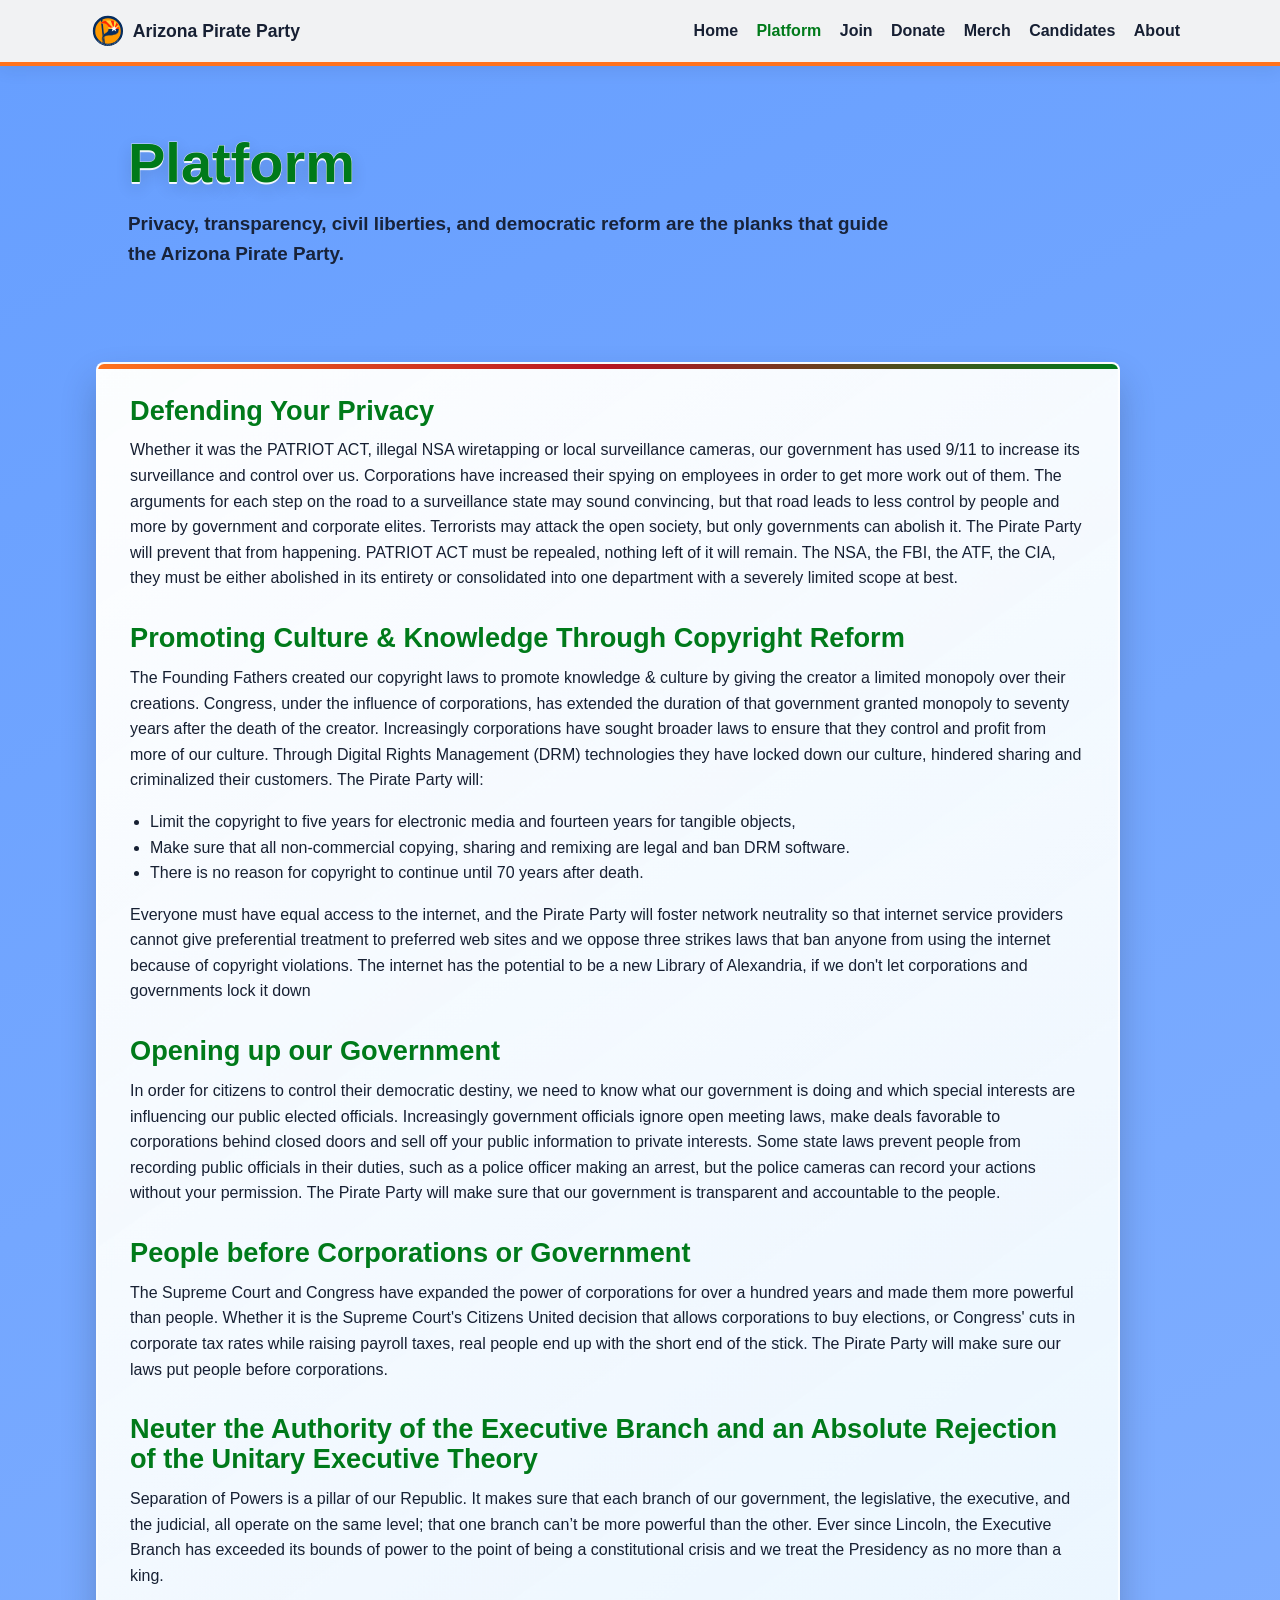
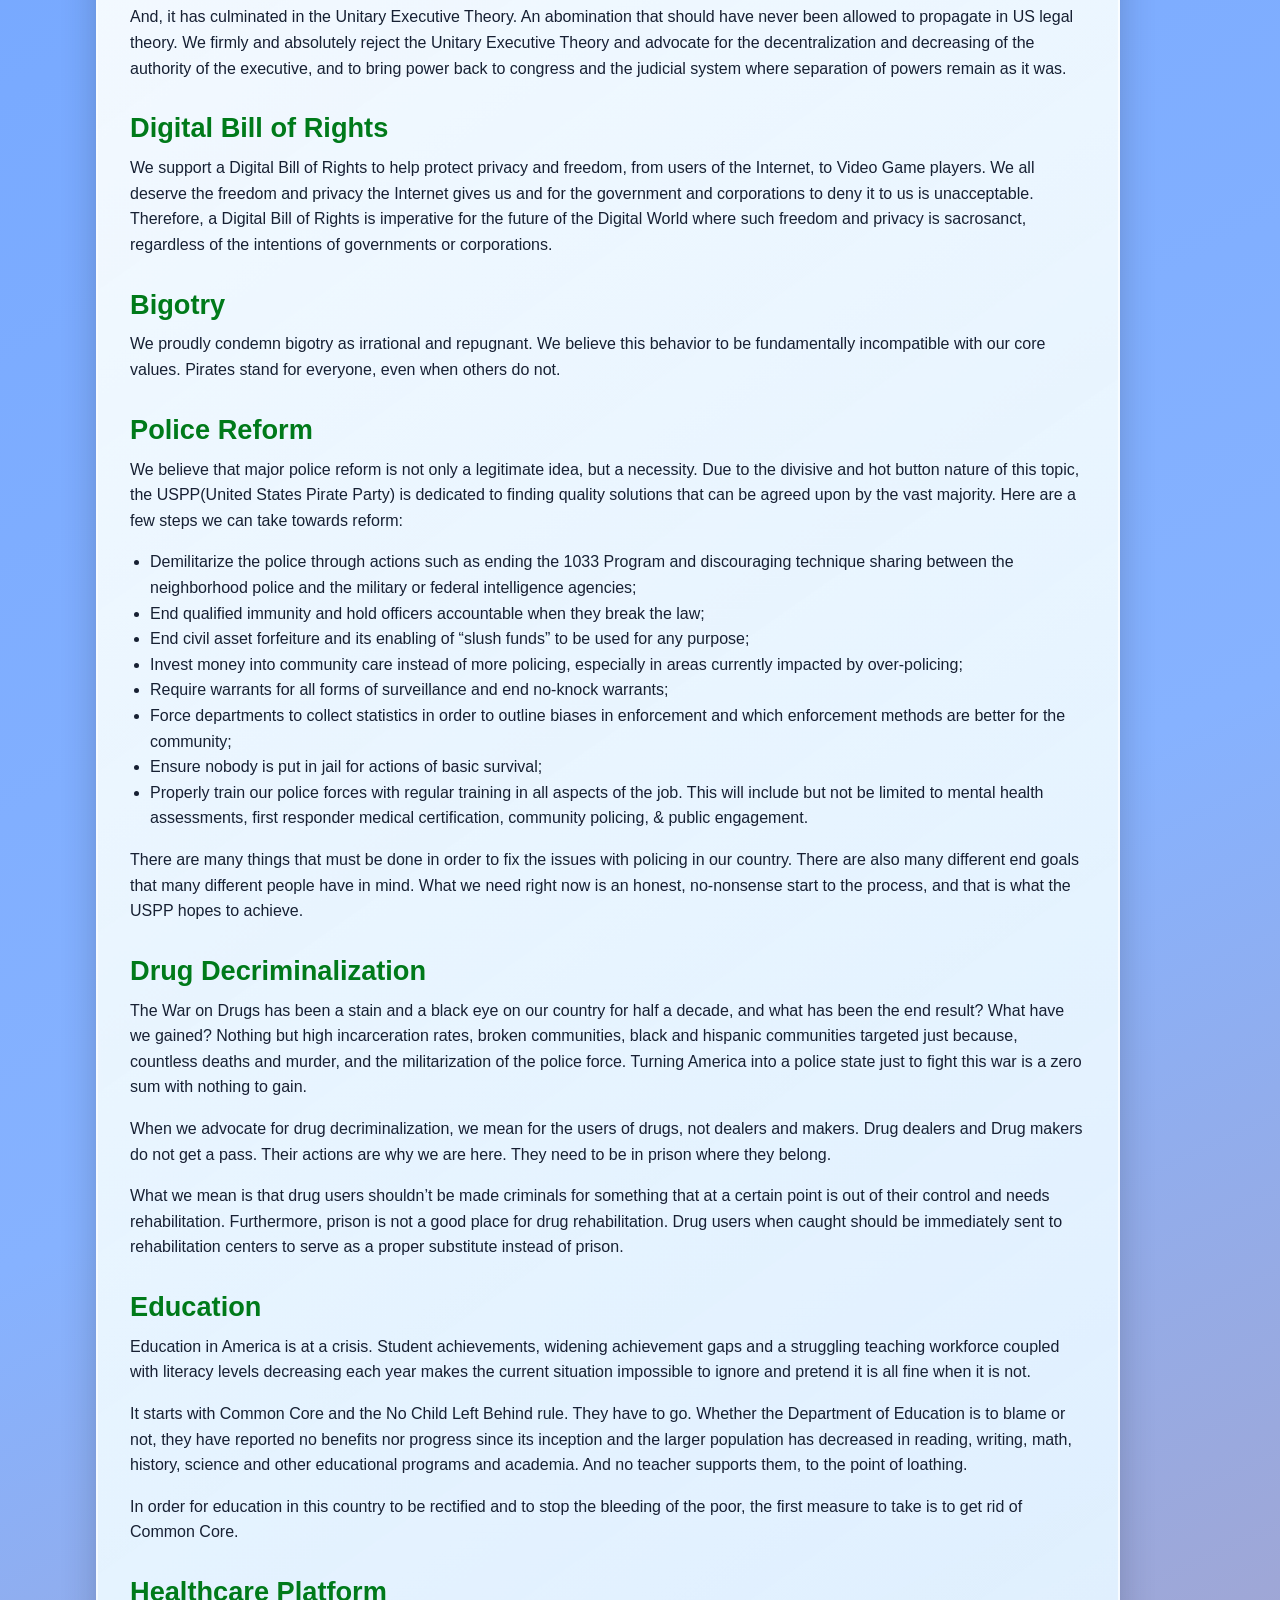
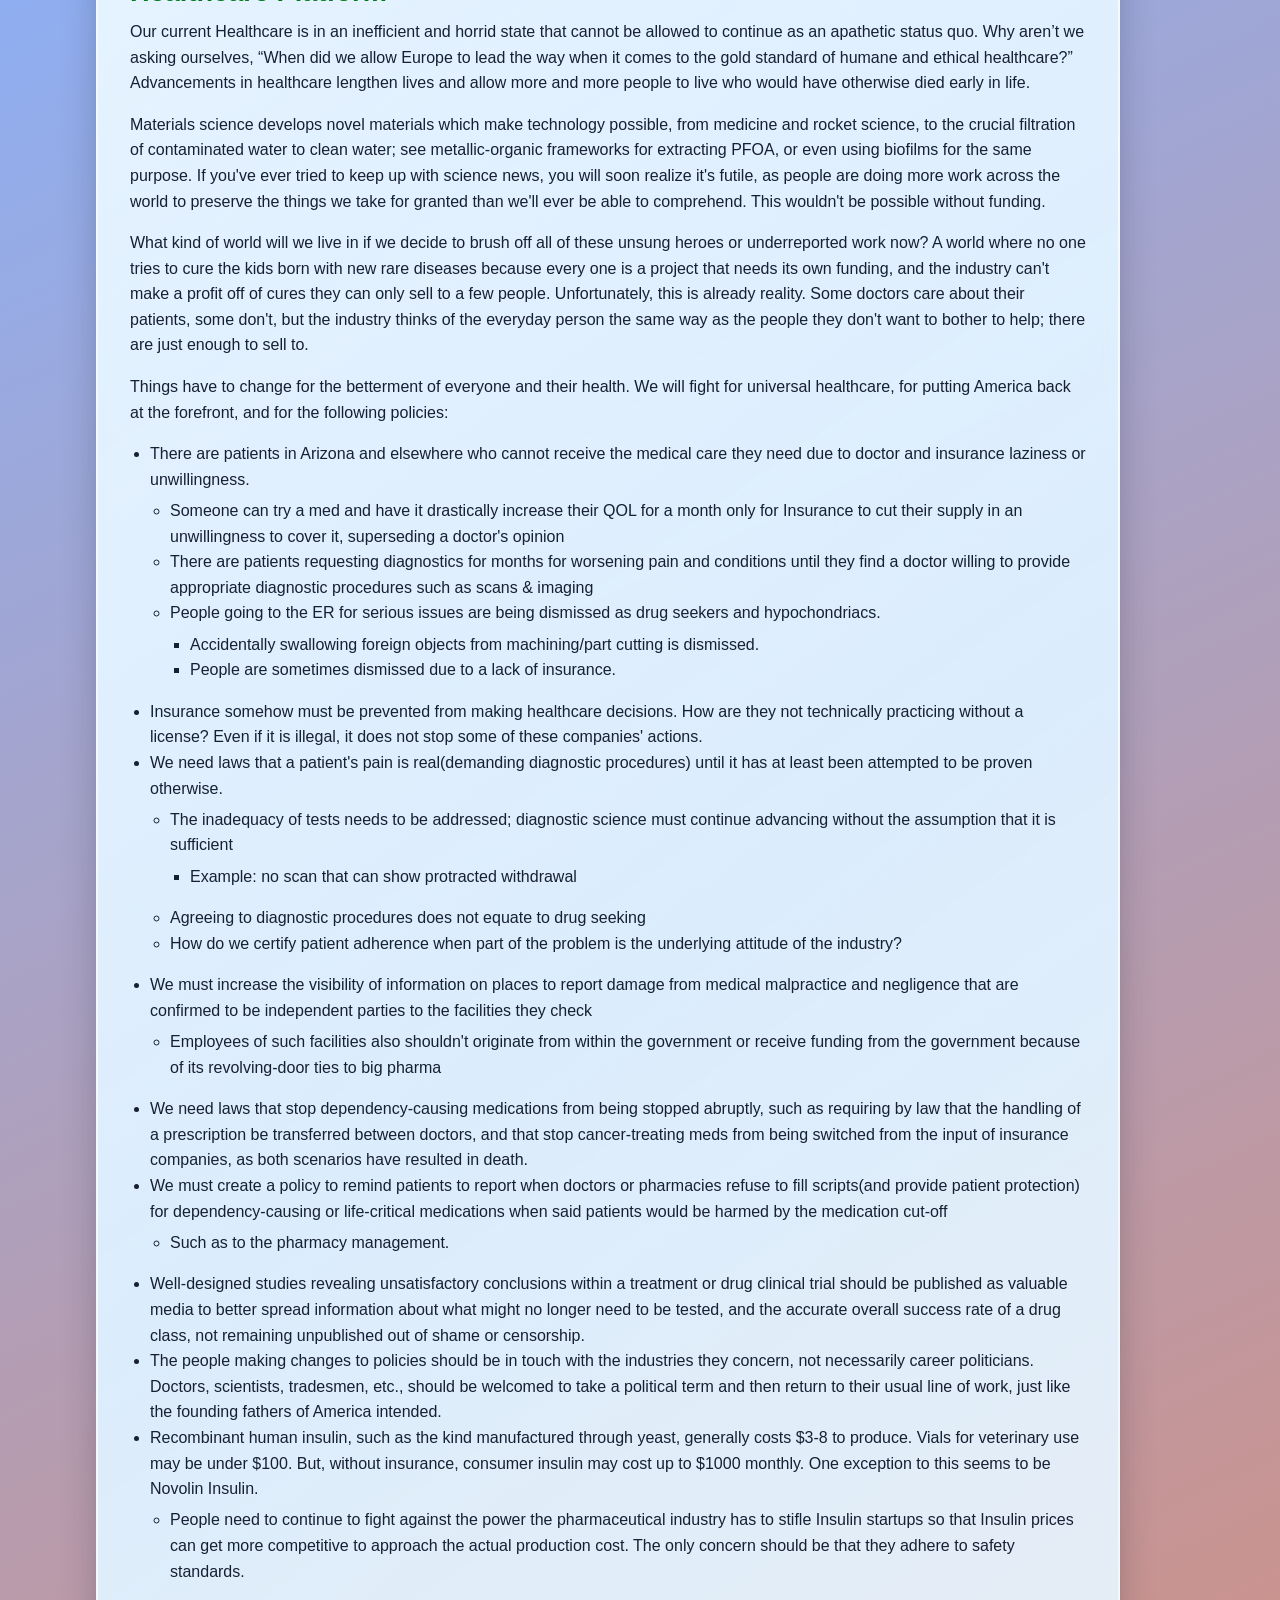
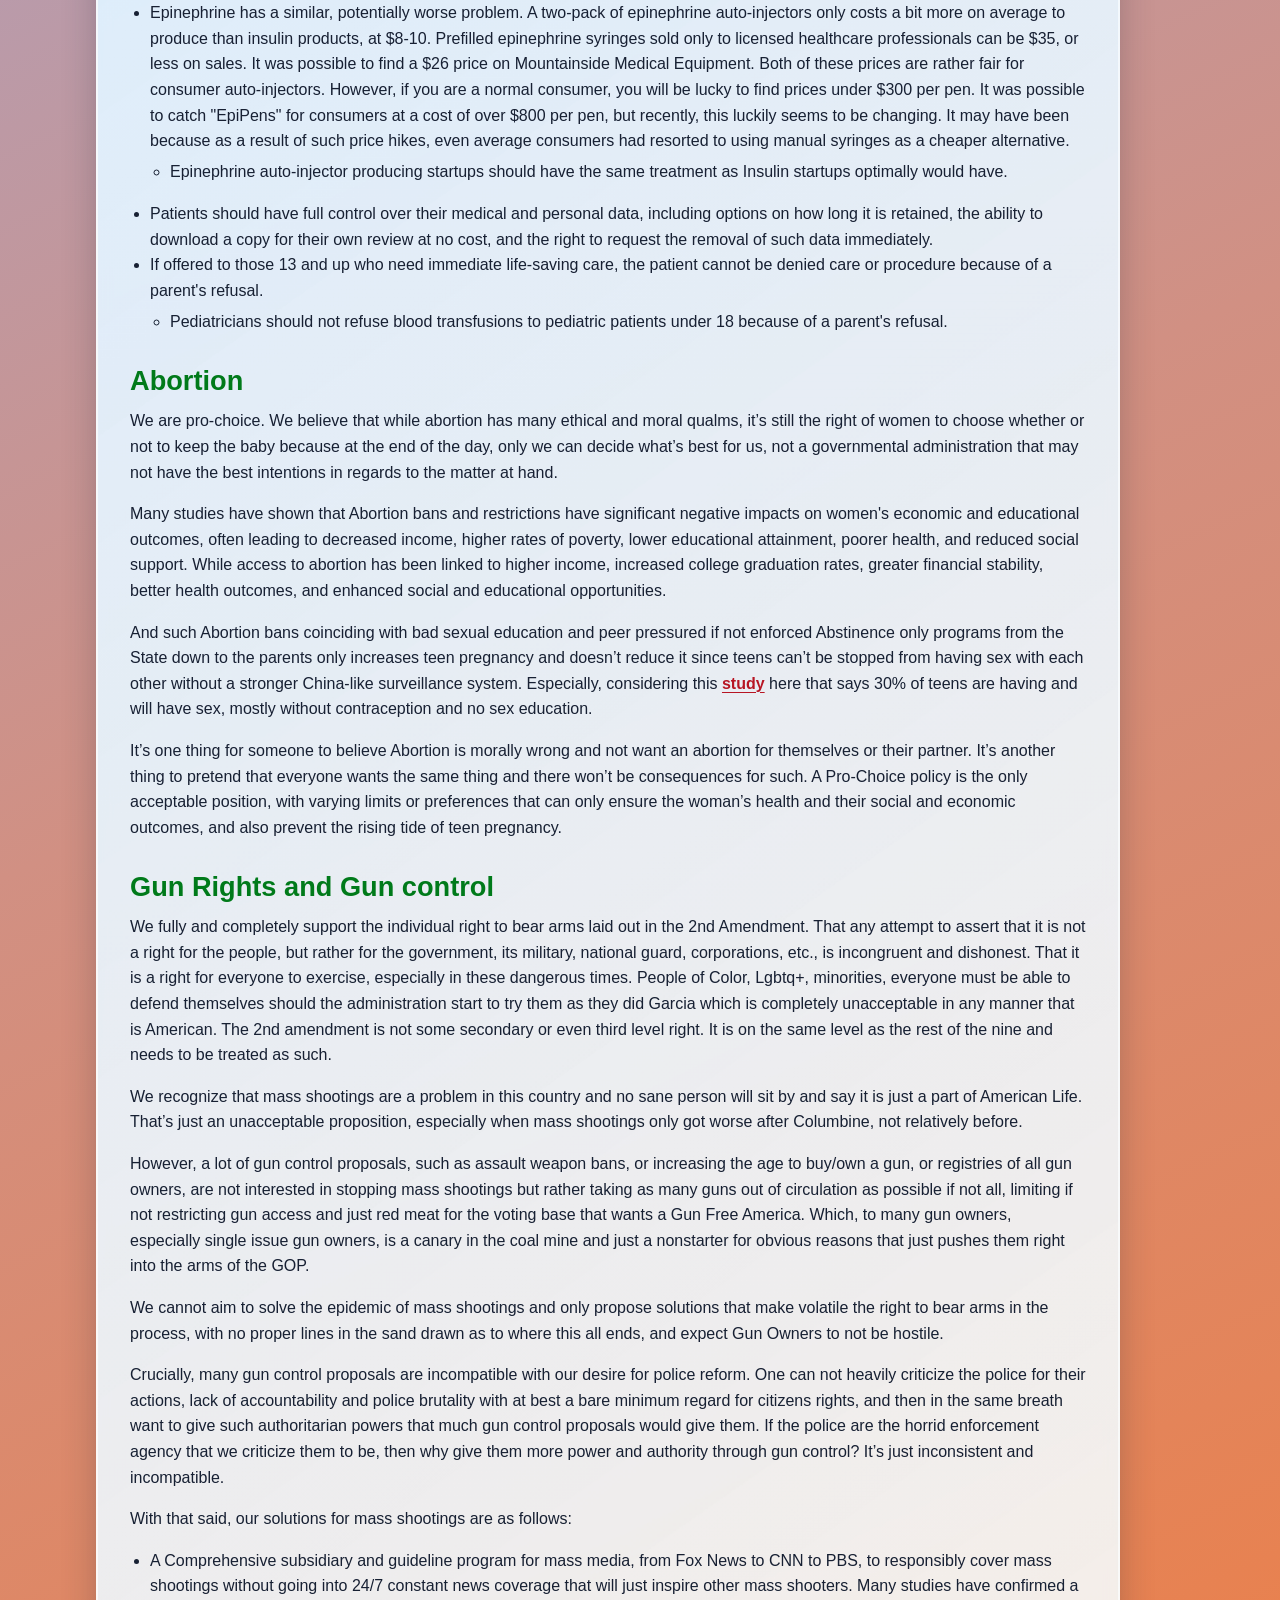
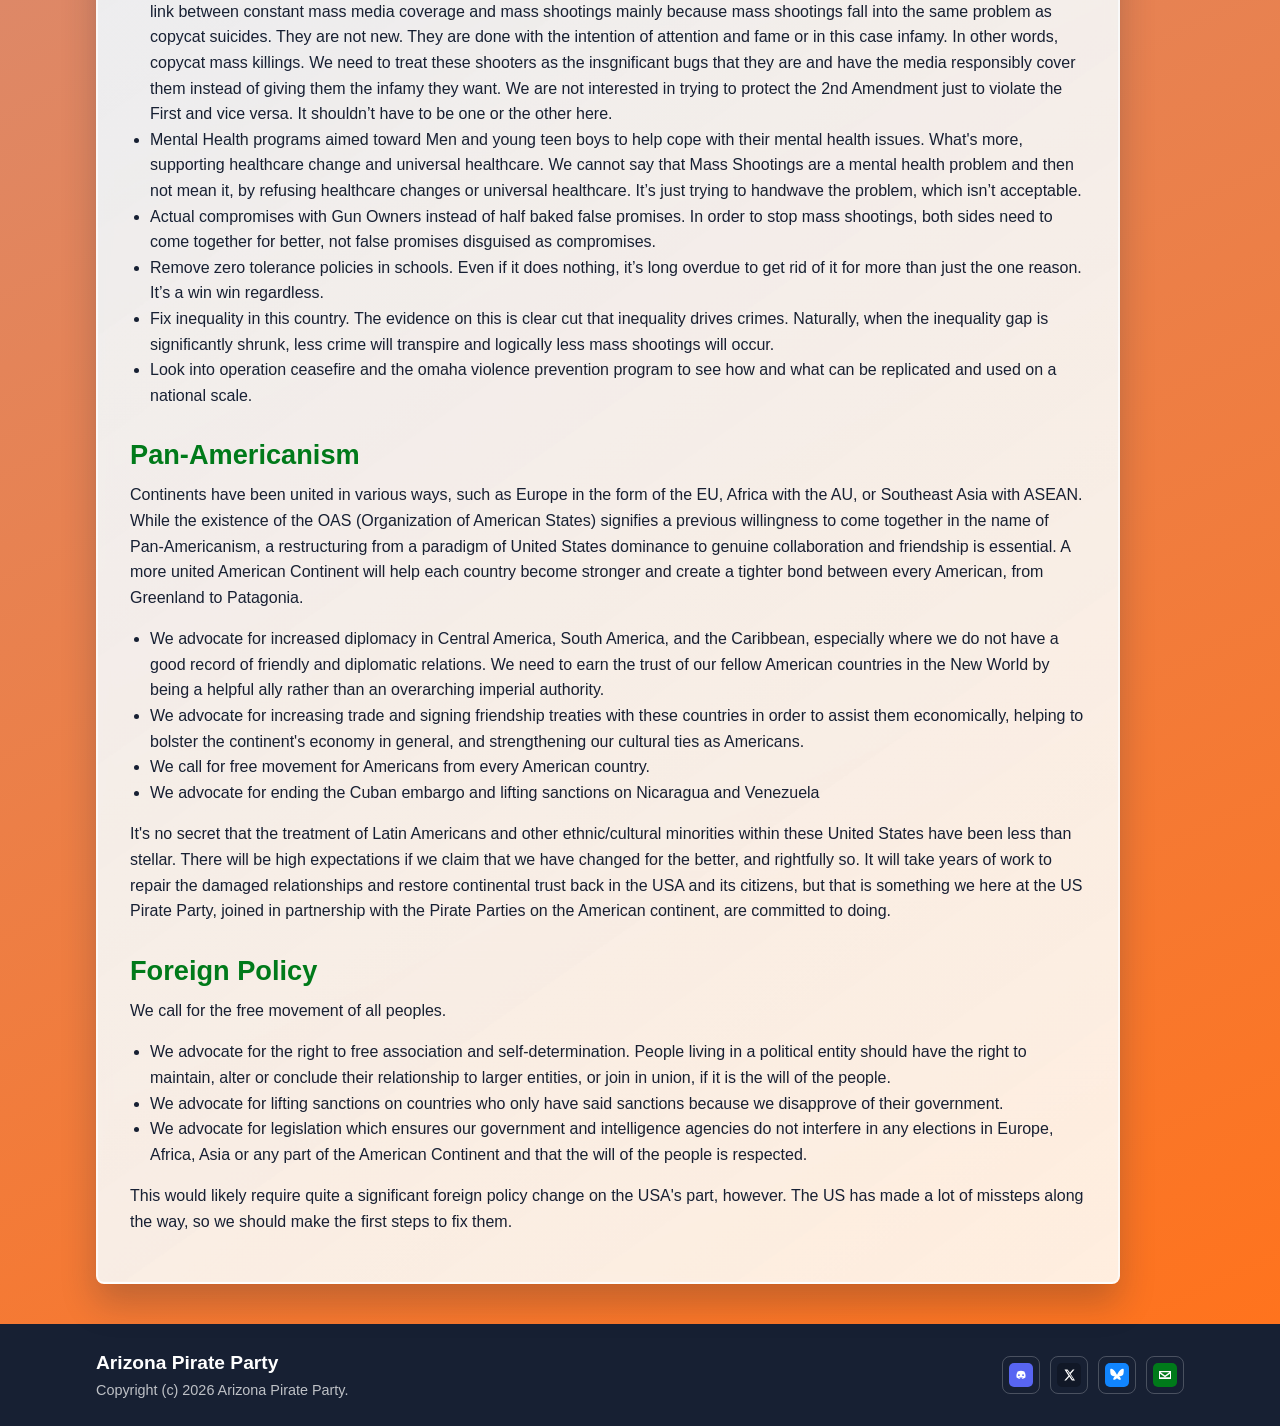
<file: platform.html>
<!DOCTYPE html>
<html lang="en">
  <head>
    <meta charset="utf-8">
    <meta name="viewport" content="width=device-width, initial-scale=1">
    <title>Platform | Arizona Pirate Party</title>
    <meta name="description" content="Read the Arizona Pirate Party platform on privacy, transparency, civil liberties, healthcare, education, and democratic reform.">
    <meta name="robots" content="index, follow">
    <link rel="canonical" href="https://azpirateparty.org/platform.html">

    <meta property="og:type" content="website">
    <meta property="og:site_name" content="Arizona Pirate Party">
    <meta property="og:title" content="Platform | Arizona Pirate Party">
    <meta property="og:description" content="Read the Arizona Pirate Party platform on privacy, transparency, civil liberties, healthcare, education, and democratic reform.">
    <meta property="og:url" content="https://azpirateparty.org/platform.html">
    <meta property="og:image" content="https://azpirateparty.org/assets/icons/ms-icon-310x310.png">
    <meta property="og:image:width" content="310">
    <meta property="og:image:height" content="310">

    <meta name="twitter:card" content="summary">
    <meta name="twitter:site" content="@AZPirateParty">
    <meta name="twitter:title" content="Platform | Arizona Pirate Party">
    <meta name="twitter:description" content="Read the Arizona Pirate Party platform on privacy, transparency, civil liberties, healthcare, education, and democratic reform.">
    <meta name="twitter:image" content="https://azpirateparty.org/assets/icons/ms-icon-310x310.png">

    <link rel="apple-touch-icon" sizes="180x180" href="assets/icons/apple-icon-180x180.png">
    <link rel="icon" type="image/png" sizes="32x32" href="assets/icons/favicon-32x32.png">
    <link rel="icon" type="image/png" sizes="16x16" href="assets/icons/favicon-16x16.png">
    <link rel="shortcut icon" href="favicon.ico">
    <link rel="manifest" href="manifest.json">
    <meta name="msapplication-config" content="browserconfig.xml">
    <meta name="theme-color" content="#ff731d">

    <link href="https://cdn.jsdelivr.net/npm/bootstrap@5.3.3/dist/css/bootstrap.min.css" rel="stylesheet" integrity="sha384-QWTKZyjpPEjISv5WaRU9OFeRpok6YctnYmDr5pNlyT2bRjXh0JMhjY6hW+ALEwIH" crossorigin="anonymous">
    <link rel="stylesheet" href="style.css">

    <script type="application/ld+json">
{
  "@context": "https://schema.org",
  "@graph": [
    {
      "@type": "PoliticalParty",
      "@id": "https://azpirateparty.org/#organization",
      "name": "Arizona Pirate Party",
      "url": "https://azpirateparty.org/",
      "email": "mailto:arizonapirateparty@gmail.com",
      "sameAs": [
        "https://x.com/AZPirateParty",
        "https://bsky.app/profile/azpirateparty.org",
        "https://discord.gg/6byTSC22NW"
      ]
    },
    {
      "@type": "WebPage",
      "@id": "https://azpirateparty.org/platform.html#webpage",
      "url": "https://azpirateparty.org/platform.html",
      "name": "Platform | Arizona Pirate Party",
      "description": "Read the Arizona Pirate Party platform on privacy, transparency, civil liberties, healthcare, education, and democratic reform.",
      "isPartOf": {
        "@type": "WebSite",
        "@id": "https://azpirateparty.org/#website",
        "name": "Arizona Pirate Party",
        "url": "https://azpirateparty.org/"
      },
      "about": {
        "@id": "https://azpirateparty.org/#organization"
      }
    }
  ]
}
    </script>
  </head>
  <body>
    <a class="skip-link" href="#main-content">Skip to content</a>
    <!-- SITE NAV: Primary page navigation. -->
    <nav class="navbar navbar-expand-lg site-nav" aria-label="Primary navigation">
      <div class="container-fluid site-nav__inner">
        <a class="navbar-brand site-brand" href="index.html">
          <img src="assets/icons/azpp.svg" alt="" width="32" height="32" class="site-brand__mark">
          <span>Arizona Pirate Party</span>
        </a>
        <button class="navbar-toggler" type="button" data-bs-toggle="collapse" data-bs-target="#siteNav" aria-controls="siteNav" aria-expanded="false" aria-label="Toggle navigation">
          <span class="navbar-toggler-icon"></span>
        </button>
        <div class="collapse navbar-collapse" id="siteNav">
          <ul class="navbar-nav ms-auto site-nav__links">
            <li class="nav-item"><a class="nav-link" href="index.html">Home</a></li>
            <li class="nav-item"><a class="nav-link active" aria-current="page" href="platform.html">Platform</a></li>
            <li class="nav-item"><a class="nav-link" href="join.html">Join</a></li>
            <li class="nav-item"><a class="nav-link" href="donate.html">Donate</a></li>
            <li class="nav-item"><a class="nav-link" href="merch.html">Merch</a></li>
            <li class="nav-item"><a class="nav-link" href="candidates.html">Candidates</a></li>
            <li class="nav-item"><a class="nav-link" href="about.html">About</a></li>
          </ul>
        </div>
      </div>
    </nav>
    <main id="main-content">
      <!-- PAGE HERO: Page title and short platform framing. -->
      <section class="page-hero" aria-labelledby="page-title">
        <div class="site-container">
          <h1 id="page-title" class="page-title poster-text">Platform</h1>
          <p class="page-intro">Privacy, transparency, civil liberties, and democratic reform are the planks that guide the Arizona Pirate Party.</p>
        </div>
      </section>
      <!-- PLATFORM POSITIONS: Long-form policy copy. -->
      <section class="content-section">
        <div class="site-container">
          <article class="content-page platform-copy">
<h2>Defending Your Privacy</h2>
                        <p>Whether it was the PATRIOT ACT, illegal NSA wiretapping or local surveillance cameras, our
                            government has used 9/11 to increase its surveillance and control over us. Corporations have increased
                            their spying on employees in order to get more work out of them. The arguments for each step on the road
                            to a surveillance state may sound convincing, but that road leads to less control by people and more by
                            government and corporate elites. Terrorists may attack the open society, but only governments can abolish it. The Pirate Party will prevent that from happening. PATRIOT ACT must be repealed, nothing left of it will remain. The NSA, the FBI, the ATF, the CIA, they must be either abolished in its entirety or
                            consolidated into one department with a severely limited scope at best.</p>
                    <h2>Promoting Culture &amp; Knowledge Through Copyright
                        Reform</h2>
                        <p>The Founding Fathers created our copyright laws to promote knowledge &amp; culture by giving the creator a
                            limited monopoly over their creations. Congress, under the influence of corporations, has extended the
                            duration of that government granted monopoly to seventy years after the death of the creator. Increasingly
                            corporations have sought broader laws to ensure that they control and profit from more of our culture.
                            Through Digital Rights Management (DRM) technologies they have locked down our culture, hindered
                            sharing and criminalized their customers. The Pirate Party will:</p>
<ul>
                                <li>Limit the copyright to five years for electronic media and fourteen years for tangible objects,
                                </li>
                                <li>Make sure that all non-commercial copying, sharing and remixing are legal and ban DRM software.
                                </li>
                                <li>There is no reason for copyright to continue until 70 years after death.
                                </li>
                            </ul>
                        <p>Everyone must have equal access to the internet, and the Pirate Party will foster network neutrality so that
                            internet service providers cannot give preferential treatment to preferred web sites and we oppose three
                            strikes laws that ban anyone from using the internet because of copyright violations. The internet has the
                            potential to be a new Library of Alexandria, if we don't let corporations and governments lock it down
                        </p>
                    <h2>Opening up our Government</h2>
                        <p>In order for citizens to control their democratic destiny, we need to know what our government is doing
                            and which special interests are influencing our public elected officials. Increasingly government officials
                            ignore open meeting laws, make deals favorable to corporations behind closed doors and sell off your
                            public information to private interests. Some state laws prevent people from recording public officials in
                            their duties, such as a police officer making an arrest, but the police cameras can record your actions
                            without your permission. The Pirate Party will make sure that our government is transparent and
                            accountable to the people.</p>
                    <h2>People before Corporations or Government</h2>
                        <p>The Supreme Court and Congress have expanded the power of corporations for over a hundred years and
                            made them more powerful than people. Whether it is the Supreme Court's Citizens United decision that
                            allows corporations to buy elections, or Congress' cuts in corporate tax rates while raising payroll taxes,
                            real people end up with the short end of the stick. The Pirate Party will make sure our laws put people
                            before corporations.
                        </p>
                    <h2>Neuter the Authority of the Executive Branch and an
                        Absolute Rejection of the Unitary Executive Theory</h2>
                        <p>Separation of Powers is a pillar of our Republic. It makes sure that each branch of our government, the
                            legislative, the executive, and the judicial, all operate on the same level; that one branch can’t be more
                            powerful than the other. Ever since Lincoln, the Executive Branch has exceeded its bounds of power to
                            the point of being a constitutional crisis and we treat the Presidency as no more than a king.</p>
                        <p>
                            And, it has culminated in the Unitary Executive Theory. An abomination that should have never been
                            allowed to propagate in US legal theory. We firmly and absolutely reject the Unitary Executive Theory
                            and advocate for the decentralization and decreasing of the authority of the executive, and to bring power back
                            to congress and the judicial system where separation of powers remain as it was.
                        </p>
                    <h2>Digital Bill of Rights</h2>
                        <p>We support a Digital Bill of Rights to help protect privacy and freedom, from users of the Internet, to
                            Video Game players. We all deserve the freedom and privacy the Internet gives us and for the government
                            and corporations to deny it to us is unacceptable. Therefore, a Digital Bill of Rights is imperative for the
                            future of the Digital World where such freedom and privacy is sacrosanct, regardless of the intentions of
                            governments or corporations.
                        </p>
                    <h2>Bigotry</h2>
                        <p>We proudly condemn bigotry as irrational and repugnant. We believe this behavior to be fundamentally incompatible with our core values. Pirates stand for everyone, even when others do not.</p>
                    <h2>Police Reform</h2>
                        <p>We believe that major police reform is not only a legitimate idea, but a necessity. Due to the divisive and
                            hot button nature of this topic, the USPP(United States Pirate Party) is dedicated to finding quality solutions that can be agreed upon
                            by the vast majority. Here are a few steps we can take towards reform:</p>
<ul>
                                <li>Demilitarize the police through actions such as ending the 1033 Program and discouraging
                                    technique sharing between the neighborhood police and the military or federal intelligence
                                    agencies;
                                </li>
                                <li>End qualified immunity and hold officers accountable when they break the law;
                                </li>
                                <li>End civil asset forfeiture and its enabling of “slush funds” to be used for any purpose;
                                </li>
                                <li>Invest money into community care instead of more policing, especially in areas currently
                                    impacted by over-policing;
                                </li>
                                <li>
                                    Require warrants for all forms of surveillance and end no-knock warrants;
                                </li>
                                <li>
                                    Force departments to collect statistics in order to outline biases in enforcement and which
                                    enforcement methods are better for the community;
                                </li>
                                <li>
                                    Ensure nobody is put in jail for actions of basic survival;
                                </li>
                                <li>
                                    Properly train our police forces with regular training in all aspects of the job. This will include but
                                    not be limited to mental health assessments, first responder medical certification, community
                                    policing, &amp; public engagement.
                                </li>
                            </ul>
                        <p>There are many things that must be done in order to fix the issues with policing in our country. There are
                            also many different end goals that many different people have in mind. What we need right now is an
                            honest, no-nonsense start to the process, and that is what the USPP hopes to achieve.</p>
                    <h2>Drug Decriminalization</h2>
                        <p>The War on Drugs has been a stain and a black eye on our country for half a decade, and what has been
                            the end result? What have we gained? Nothing but high incarceration rates, broken communities, black
                            and hispanic communities targeted just because, countless deaths and murder, and the militarization of the
                            police force. Turning America into a police state just to fight this war is a zero sum with nothing to gain.
                        </p>
                        <p>When we advocate for drug decriminalization, we mean for the users of drugs, not dealers and makers.
                            Drug dealers and Drug makers do not get a pass. Their actions are why we are here. They need to be in
                            prison where they belong.</p>
                        <p>
                            What we mean is that drug users shouldn’t be made criminals for something that at a certain point is out
                            of their control and needs rehabilitation. Furthermore, prison is not a good place for drug rehabilitation. Drug users
                            when caught should be immediately sent to rehabilitation centers to serve as a proper substitute instead of
                            prison.
                        </p>
                    <h2>Education</h2>
                        <p>
                            Education in America is at a crisis. Student achievements, widening achievement gaps and a struggling
                            teaching workforce coupled with literacy levels decreasing each year makes the current situation
                            impossible to ignore and pretend it is all fine when it is not.
                        </p>
                        <p>
                            It starts with Common Core and the No Child Left Behind rule. They have to go. Whether the
                            Department of Education is to blame or not, they have reported no benefits nor progress since its
                            inception and the larger population has decreased in reading, writing, math, history, science and other
                            educational programs and academia. And no teacher supports them, to the point of loathing.
                        </p>
                        <p>
                            In order for education in this country to be rectified and to stop the bleeding of the poor, the first measure to take is to get rid of Common Core.
                        </p>
                        <h2>Healthcare Platform</h2>
                        <p>
                            Our current Healthcare is in an inefficient and horrid state that cannot be allowed to continue as an apathetic status quo.
                            Why aren’t we asking ourselves, “When did we allow Europe to lead the way when it comes to the gold standard of humane and ethical healthcare?”
                            Advancements in healthcare lengthen lives and allow more and more people to live who would have otherwise died early in life.
                        </p>
                        <p>
                            Materials science develops novel materials which make technology possible, from medicine and rocket science,
                            to the crucial filtration of contaminated water to clean water; see metallic-organic frameworks for extracting PFOA,
                            or even using biofilms for the same purpose. If you've ever tried to keep up with science news, you will soon realize it's futile,
                            as people are doing more work across the world to preserve the things we take for granted than we'll ever be able to comprehend.
                            This wouldn't be possible without funding.
                        </p>
                        <p>
                            What kind of world will we live in if we decide to brush off all of these unsung heroes or
                            underreported work now? A world where no one tries to cure the kids born with new rare diseases because every one is a project that needs its own funding,
                            and the industry can't make a profit off of cures they can only sell to a few people. Unfortunately, this is already reality.
                            Some doctors care about their patients, some don't, but the industry thinks of the everyday person the same way as the people they don't want to
                            bother to help; there are just enough to sell to.
                        </p>
                        <p>
                            Things have to change for the betterment of everyone and their health. We will fight for universal healthcare, for putting America back at the forefront,
                            and for the following policies:
                        </p>
<ul>
                            <li>There are patients in Arizona and elsewhere who cannot receive the medical care they need due to doctor and insurance laziness or unwillingness.
                                <ul>
                                    <li>Someone can try a med and have it drastically increase their QOL for a month only for Insurance to cut their supply in an unwillingness to cover it,
                                        superseding a doctor's opinion</li>
                                    <li>There are patients requesting diagnostics for months for worsening pain and conditions until they find a doctor willing to provide appropriate diagnostic
                                        procedures such as scans &amp; imaging</li>
                                    <li>People going to the ER for serious issues are being dismissed as drug seekers and hypochondriacs.
                                        <ul>
                                            <li>Accidentally swallowing foreign objects from machining/part cutting is dismissed.</li>
                                            <li>People are sometimes dismissed due to a lack of insurance.</li>
                                        </ul>
                                    </li>
                                </ul>
                            </li>
                            <li>Insurance somehow must be prevented from making healthcare decisions. How are they not technically practicing without a license? Even if it is illegal,
                                it does not stop some of these companies' actions.</li>
                            <li>We need laws that a patient's pain is real(demanding diagnostic procedures) until it has at least been attempted to be proven otherwise.
                                <ul>
                                    <li>The inadequacy of tests needs to be addressed; diagnostic science must continue advancing without the assumption that it is sufficient
                                        <ul>
                                            <li>Example: no scan that can show protracted withdrawal</li>
                                        </ul>
                                    </li>
                                    <li>Agreeing to diagnostic procedures does not equate to drug seeking</li>
                                    <li>How do we certify patient adherence when part of the problem is the underlying attitude of the industry?</li>
                                </ul>
                            </li>
                            <li>We must increase the visibility of information on places to report damage from medical malpractice and negligence that are confirmed to be independent
                                parties to the facilities they check
                                <ul>
                                    <li>Employees of such facilities also shouldn't originate from within the government or receive funding from the government because of its revolving-door ties to big pharma</li>
                                </ul>
                            </li>
                            <li>We need laws that stop dependency-causing medications from being stopped abruptly, such as requiring by law that the handling of a prescription be transferred
                                between doctors, and that stop cancer-treating meds from being switched from the input of insurance companies, as both scenarios have resulted in death.</li>
                            <li>We must create a policy to remind patients to report when doctors or pharmacies refuse to fill scripts(and provide patient protection) for dependency-causing or
                                life-critical medications when said patients would be harmed by the medication cut-off
                                <ul>
                                    <li>Such as to the pharmacy management.</li>
                                </ul>
                            </li>
                            <li>Well-designed studies revealing unsatisfactory conclusions within a treatment or drug clinical trial should be published as valuable media to better
                                spread information about what might no longer need to be tested, and the accurate overall success rate of a drug class, not remaining unpublished out of shame
                                or censorship.</li>
                            <li>The people making changes to policies should be in touch with the industries they concern, not necessarily career politicians. Doctors, scientists, tradesmen, etc.,
                                should be welcomed to take a political term and then return to their usual line of work, just like the founding fathers of America intended.</li>
                            <li>Recombinant human insulin, such as the kind manufactured through yeast, generally costs $3-8 to produce. Vials for veterinary use may be under $100.
                                But, without insurance, consumer insulin may cost up to $1000 monthly. One exception to this seems to be Novolin Insulin.
                                <ul>
                                    <li>People need to continue to fight against the power the pharmaceutical industry has to stifle Insulin startups so that Insulin prices can get more competitive
                                        to approach the actual production cost. The only concern should be that they adhere to safety standards.</li>
                                </ul>
                            </li>
                            <li>Epinephrine has a similar, potentially worse problem. A two-pack of epinephrine auto-injectors only costs a bit more on average to produce than insulin products,
                                at $8-10. Prefilled epinephrine syringes sold only to licensed healthcare professionals can be $35, or less on sales. It was possible to find a $26 price on
                                Mountainside Medical Equipment. Both of these prices are rather fair for consumer auto-injectors. However, if you are a normal consumer, you will be lucky to find
                                prices under $300 per pen. It was possible to catch "EpiPens" for consumers at a cost of over $800 per pen, but recently, this luckily seems to be changing.
                                It may have been because as a result of such price hikes, even average consumers had resorted to using manual syringes as a cheaper alternative.
                                <ul>
                                    <li>Epinephrine auto-injector producing startups should have the same treatment as Insulin startups optimally would have.</li>
                                </ul>
                            </li>
                            <li>Patients should have full control over their medical and personal data, including options on how long it is retained, the ability to download a copy for their own
                                review at no cost, and the right to request the removal of such data immediately.</li>
                            <li>If offered to those 13 and up who need immediate life-saving care, the patient cannot be denied care or procedure because of a parent's refusal.
                                <ul>
                                    <li>Pediatricians should not refuse blood transfusions to pediatric patients under 18 because of a parent's refusal.</li>
                                </ul>
                            </li>
                        </ul>
                    <h2>Abortion</h2>
                        <p>We are pro-choice. We believe that while abortion has many ethical and moral qualms, it’s still the right
                            of women to choose whether or not to keep the baby because at the end of the day, only we can decide
                            what’s best for us, not a governmental administration that may not have the best intentions in regards to
                            the matter at hand.
                        </p>
                        <p>
                            Many studies have shown that Abortion bans and restrictions have significant negative impacts on
                            women's economic and educational outcomes, often leading to decreased income, higher rates of poverty,
                            lower educational attainment, poorer health, and reduced social support. While access to abortion has
                            been linked to higher income, increased college graduation rates, greater financial stability, better health
                            outcomes, and enhanced social and educational opportunities.
                        </p>
                        <p>
                            And such Abortion bans coinciding with bad sexual education and peer pressured if not enforced
                            Abstinence only programs from the State down to the parents only increases teen pregnancy and doesn’t
                            reduce it since teens can’t be stopped from having sex with each other without a stronger China-like
                            surveillance system. Especially, considering this <a href="https://www.cdc.gov/yrbs/dstr/index.html">study</a> here that says 30% of teens are having and will
                            have sex, mostly without contraception and no sex education.
                        </p>
                        <p>
                            It’s one thing for someone to believe Abortion is morally wrong and not want an abortion for themselves or their
                            partner. It’s another thing to pretend that everyone wants the same thing and there won’t be consequences
                            for such. A Pro-Choice policy is the only acceptable position, with varying limits or preferences that can
                            only ensure the woman’s health and their social and economic outcomes, and also prevent the
                            rising tide of teen pregnancy.
                        </p>
                    <h2>Gun Rights and Gun control</h2>
                        <p>
                            We fully and completely support the individual right to bear arms laid out in the 2nd Amendment. That
                            any attempt to assert that it is not a right for the people, but rather for the government, its military,
                            national guard, corporations, etc., is incongruent and dishonest. That it is a right for everyone to exercise,
                            especially in these dangerous times. People of Color, Lgbtq+, minorities, everyone must be able to defend
                            themselves should the administration start to try them as they did Garcia which is completely
                            unacceptable in any manner that is American. The 2nd amendment is not some secondary or even third
                            level right. It is on the same level as the rest of the nine and needs to be treated as such.
                        </p>
                        <p>
                            We recognize that mass shootings are a problem in this country and no sane person will sit by and say it is
                            just a part of American Life. That’s just an unacceptable proposition, especially when mass shootings
                            only got worse after Columbine, not relatively before.
                        </p>
                        <p>
                            However, a lot of gun control proposals, such as assault weapon bans, or increasing
                            the age to buy/own a gun, or registries of all gun owners, are not interested in stopping mass
                            shootings but rather taking as many guns out of circulation as possible if not all, limiting if not restricting
                            gun access and just red meat for the voting base that wants a Gun Free America. Which, to many gun
                            owners, especially single issue gun owners, is a canary in the coal mine and just a nonstarter for obvious
                            reasons that just pushes them right into the arms of the GOP.
                        </p>
                        <p>
                            We cannot aim to solve the epidemic of mass shootings and only propose solutions that make volatile the right
                            to bear arms in the process, with no proper lines in the sand drawn as to where this all ends, and expect
                            Gun Owners to not be hostile.
                        </p>
                        <p>
                            Crucially, many gun control proposals are incompatible with our desire for police reform. One can not heavily
                            criticize the police for their actions, lack of accountability and police brutality with at best a bare
                            minimum regard for citizens rights, and then in the same breath want to give such authoritarian powers
                            that much gun control proposals would give them. If the police are the horrid enforcement agency that we
                            criticize them to be, then why give them more power and authority through gun control? It’s just
                            inconsistent and incompatible.
                        </p>
                        <p>
                            With that said, our solutions for mass shootings are as follows:</p>
<ul>
                                <li>
                                    A Comprehensive subsidiary and guideline program for mass media, from Fox News to CNN to
                                    PBS, to responsibly cover mass shootings without going into 24/7 constant news coverage that
                                    will just inspire other mass shooters. Many studies have confirmed a link between constant mass
                                    media coverage and mass shootings mainly because mass shootings fall into the same problem as
                                    copycat suicides. They are not new. They are done with the intention of attention and fame or in
                                    this case infamy. In other words, copycat mass killings. We need to treat these shooters as the
                                    insgnificant bugs that they are and have the media responsibly cover them instead of giving them
                                    the infamy they want. We are not interested in trying to protect the 2nd Amendment just to
                                    violate the First and vice versa. It shouldn’t have to be one or the other here.
                                </li>
                                <li>
                                    Mental Health programs aimed toward Men and young teen boys to help cope with their mental
                                    health issues. What's more, supporting healthcare change and universal healthcare. We cannot say that
                                    Mass Shootings are a mental health problem and then not mean it, by refusing healthcare changes
                                    or universal healthcare. It’s just trying to handwave the problem, which isn’t acceptable.
                                </li>
                                <li>
                                    Actual compromises with Gun Owners instead of half baked false promises. In order to stop mass
                                    shootings, both sides need to come together for better, not false promises disguised as
                                    compromises.
                                </li>
                                <li>
                                    Remove zero tolerance policies in schools. Even if it does nothing, it’s long overdue to get rid of
                                    it for more than just the one reason. It’s a win win regardless.
                                </li>
                                <li>
                                    Fix inequality in this country. The evidence on this is clear cut that inequality drives crimes.
                                    Naturally, when the inequality gap is significantly shrunk, less crime will transpire and logically less
                                    mass shootings will occur.
                                </li>
                                <li>
                                    Look into operation ceasefire and the omaha violence prevention program to see how and what
                                    can be replicated and used on a national scale.
                                </li>
                            </ul>
                    <h2>Pan-Americanism</h2>
                        <p>Continents have been united in various ways, such as Europe in the form of the EU, Africa with the AU,
                            or Southeast Asia with ASEAN. While the existence of the OAS (Organization of American States)
                            signifies a previous willingness to come together in the name of Pan-Americanism, a restructuring from a
                            paradigm of United States dominance to genuine collaboration and friendship is essential. A more united
                            American Continent will help each country become stronger and create a tighter bond between every
                            American, from Greenland to Patagonia.</p>
<ul>
                                <li>
                                    We advocate for increased diplomacy in Central America, South America, and the Caribbean,
                                    especially where we do not have a good record of friendly and diplomatic relations. We need to
                                    earn the trust of our fellow American countries in the New World by being a helpful ally rather
                                    than an overarching imperial authority.
                                </li>
                                <li>
                                    We advocate for increasing trade and signing friendship treaties with these countries in order to
                                    assist them economically, helping to bolster the continent's economy in general, and strengthening
                                    our cultural ties as Americans.
                                </li>
                                <li>
                                    We call for free movement for Americans from every American country.
                                </li>
                                <li>
                                    We advocate for ending the Cuban embargo and lifting sanctions on Nicaragua and Venezuela
                                </li>
                            </ul>
                        <p>It's no secret that the treatment of Latin Americans and other ethnic/cultural minorities within these
                            United States have been less than stellar. There will be high expectations if we claim that we have
                            changed for the better, and rightfully so. It will take years of work to repair the damaged relationships and
                            restore continental trust back in the USA and its citizens, but that is something we here at the US Pirate
                            Party, joined in partnership with the Pirate Parties on the American continent, are committed to doing.
                        </p>
                    <h2>Foreign Policy</h2>
                        <p>
                            We call for the free movement of all peoples.</p>
<ul>
                                <li>
                                    We advocate for the right to free association and self-determination. People living in a political
                                    entity should have the right to maintain, alter or conclude their relationship to larger entities, or
                                    join in union, if it is the will of the people.
                                </li>
                                <li>
                                    We advocate for lifting sanctions on countries who only have said sanctions because we
                                    disapprove of their government.
                                </li>
                                <li>
                                    We advocate for legislation which ensures our government and intelligence agencies do not
                                    interfere in any elections in Europe, Africa, Asia or any part of the American Continent and that
                                    the will of the people is respected.
                                </li>
                            </ul>
                        <p>
                            This would likely require quite a significant foreign policy change on the USA's part, however. The US
                            has made a lot of missteps along the way, so we should make the first steps to fix them.
                        </p>
          </article>
        </div>
      </section>
    </main>
    <!-- SITE FOOTER: Contact and social links. -->
    <footer class="site-footer">
      <div class="site-container site-footer__inner">
        <div>
          <p class="site-footer__name">Arizona Pirate Party</p>
          <p class="site-footer__small">Copyright (c) 2026 Arizona Pirate Party.</p>
        </div>
        <ul class="site-footer__links">
          <li><a class="social-link" href="https://discord.gg/6byTSC22NW" target="_blank" rel="noopener noreferrer" aria-label="Discord"><img src="assets/social-icons/discord.svg" alt="" width="24" height="24"></a></li>
          <li><a class="social-link" href="https://x.com/AZPirateParty" target="_blank" rel="noopener noreferrer" aria-label="X"><img src="assets/social-icons/x.svg" alt="" width="24" height="24"></a></li>
          <li><a class="social-link" href="https://bsky.app/profile/azpirateparty.org" target="_blank" rel="noopener noreferrer" aria-label="Bluesky"><img src="assets/social-icons/bluesky.svg" alt="" width="24" height="24"></a></li>
          <li><a class="social-link" href="mailto:arizonapirateparty@gmail.com" aria-label="Email"><img src="assets/social-icons/email.svg" alt="" width="24" height="24"></a></li>
        </ul>
      </div>
    </footer>
    <script src="https://cdn.jsdelivr.net/npm/bootstrap@5.3.3/dist/js/bootstrap.bundle.min.js" integrity="sha384-YvpcrYf0tY3lHB60NNkmXc5s9fDVZLESaAA55NDzOxhy9GkcIdslK1eN7N6jIeHz" crossorigin="anonymous"></script>
  </body>
</html>
</file>
<file: style.css>
/*
  Arizona Pirate Party site styles
  ---------------------------------
  This CSS intentionally uses named pseudo-components instead of broad element
  overrides. Search for COMPONENT comments when editing a page section.
*/

:root {
  --color-ink: #172033;
  --color-muted: #4c5b6e;
  --color-paper: #eef6ff;
  --color-panel: rgba(248, 252, 255, 0.86);
  --color-pirate-green: #007a1a;
  --color-pirate-red: #b71523;
  --color-pirate-orange: #ff731d;
  --color-sky: #679fff;
  --color-focus: #102f8f;
  --shadow-panel: 0 1.2rem 2.2rem rgba(23, 32, 51, 0.24), inset 0 1px 0 rgba(255, 255, 255, 0.72);
  --font-body: Arial, Helvetica, sans-serif;
  --font-display: Impact, "Arial Black", Arial, Helvetica, sans-serif;
}

* {
  box-sizing: border-box;
}

html {
  scroll-behavior: smooth;
}

body {
  margin: 0;
  background: var(--color-ink);
  color: var(--color-ink);
  font-family: var(--font-body);
  line-height: 1.6;
  letter-spacing: 0;
}

main {
  background-image:
    linear-gradient(155deg, #679fff 0%, #86b2ff 34%, #d19083 68%, #ff731d 100%);
  min-height: 70vh;
}

a {
  color: var(--color-pirate-red);
  font-weight: 700;
  text-decoration-thickness: 0.08em;
  text-underline-offset: 0.18em;
}

a:hover {
  color: #7f0f18;
}

img,
iframe {
  max-width: 100%;
}

.skip-link {
  position: absolute;
  left: 1rem;
  top: 1rem;
  z-index: 1000;
  transform: translateY(-150%);
  background: #ffffff;
  border: 2px solid var(--color-focus);
  border-radius: 8px;
  color: var(--color-focus);
  padding: 0.5rem 0.75rem;
}

.skip-link:focus {
  transform: translateY(0);
}

.site-container {
  width: min(100% - 0.75rem, 68rem);
  margin-inline: auto;
}

/* COMPONENT: shared Bootstrap navbar wrapper. */
.site-nav {
  background: rgba(255, 255, 255, 0.94);
  border-bottom: 4px solid var(--color-pirate-orange);
  box-shadow: 0 0.25rem 1rem rgba(23, 32, 51, 0.08);
  position: relative;
  z-index: 20;
}

.site-nav__inner {
  max-width: 70rem;
}

.site-brand {
  align-items: center;
  color: var(--color-ink);
  display: inline-flex;
  font-family: var(--font-display);
  font-size: 1.1rem;
  gap: 0.55rem;
  letter-spacing: 0;
}

.site-brand:hover {
  color: var(--color-pirate-green);
}

.site-brand__mark {
  border-radius: 50%;
}

.site-nav .nav-link {
  border-radius: 8px;
  color: var(--color-ink);
  font-weight: 800;
  margin-block: 0.15rem;
  padding-inline: 0.8rem;
}

.site-nav .nav-link:hover,
.site-nav .nav-link:focus {
  background: rgba(255, 115, 29, 0.14);
  color: var(--color-pirate-red);
}

.site-nav .nav-link.active {
  color: var(--color-pirate-green);
}

.site-nav .navbar-collapse.show,
.site-nav .navbar-collapse.collapsing {
  background: rgba(255, 255, 255, 0.96);
  border-bottom: 4px solid var(--color-pirate-orange);
  border-left: 0;
  border-right: 0;
  border-top: 1px solid rgba(23, 32, 51, 0.12);
  box-shadow: 0 1rem 2rem rgba(23, 32, 51, 0.2);
  left: 0;
  padding: 0.65rem max(0.75rem, calc((100vw - 70rem) / 2 + 0.75rem));
  position: absolute;
  right: 0;
  top: calc(100% + 4px);
  width: 100%;
  z-index: 30;
}

.navbar-toggler:focus,
.site-button:focus-visible,
a:focus-visible {
  box-shadow: 0 0 0 0.2rem rgba(16, 47, 143, 0.26);
  outline: 3px solid var(--color-focus);
  outline-offset: 2px;
}

/* COMPONENT: poster display heading treatment. */
.poster-text {
  color: var(--color-pirate-green);
  font-family: var(--font-display);
  font-weight: 900;
  letter-spacing: 0;
  line-height: 1.05;
  paint-order: stroke fill;
  text-shadow: 0 2px 0 rgba(255, 255, 255, 0.9), 0 0.35rem 1rem rgba(23, 32, 51, 0.16);
  -webkit-text-stroke: 1px rgba(255, 255, 255, 0.78);
}

/* COMPONENT: hero and page headers. */
.hero,
.page-hero {
  background: transparent;
  padding: 3.5rem 0 2.75rem;
}

.hero__content,
.page-hero .site-container {
  max-width: 64rem;
}

.eyebrow {
  color: #21314a;
  font-size: 0.9rem;
  font-weight: 800;
  margin: 0 0 0.75rem;
  text-transform: uppercase;
}

.hero-title,
.page-title {
  font-size: 2.6rem;
  margin: 0;
}

.hero-lede,
.page-intro {
  color: #18233a;
  font-size: 1.08rem;
  font-weight: 700;
  margin: 1rem 0 0;
  max-width: 48rem;
}

.hero-actions,
.button-row {
  display: flex;
  flex-wrap: wrap;
  gap: 0.75rem;
  margin-top: 1.35rem;
}

/* COMPONENT: buttons. Use these instead of Bootstrap color utility buttons. */
.site-button {
  align-items: center;
  background: var(--color-pirate-red);
  border: 2px solid #7f0f18;
  border-radius: 8px;
  color: #ffffff;
  display: inline-flex;
  font-weight: 900;
  justify-content: center;
  line-height: 1.2;
  min-height: 2.75rem;
  padding: 0.68rem 1rem;
  text-decoration: none;
  transition: background-color 160ms ease, border-color 160ms ease, box-shadow 160ms ease, color 160ms ease, transform 160ms ease;
}

.site-button:hover,
.site-button:focus {
  background: #8f121c;
  border-color: #5f0b12;
  box-shadow: 0 0.6rem 1.25rem rgba(127, 15, 24, 0.22);
  color: #ffffff;
  transform: translateY(-1px);
}

.site-button--secondary {
  background: var(--color-pirate-green);
  border-color: #005913;
}

.site-button--secondary:hover,
.site-button--secondary:focus {
  background: #005f14;
  border-color: #003f0d;
}

/* COMPONENT: general sections and homepage CTA cards. */
.section,
.content-section {
  padding: 2.5rem 0;
}

.section-title,
.content-page h2,
.content-page h3,
.candidate-card h2,
.cta-card h3 {
  color: var(--color-pirate-green);
  font-family: var(--font-display);
  font-weight: 900;
  letter-spacing: 0;
  line-height: 1.1;
}

.section-title {
  font-size: 2rem;
  margin: 0 0 1rem;
  text-shadow: 0 2px 0 rgba(255, 255, 255, 0.64);
}

.cta-grid {
  display: grid;
  gap: 1rem;
}

.cta-card,
.candidate-card {
  background:
    linear-gradient(135deg, rgba(255, 255, 255, 0.9), rgba(204, 232, 255, 0.74) 48%, rgba(255, 115, 29, 0.2)),
    rgba(255, 255, 255, 0.72);
  backdrop-filter: blur(7px) saturate(1.2);
  border: 2px solid rgba(255, 255, 255, 0.62);
  border-radius: 8px;
  box-shadow: var(--shadow-panel);
  display: flex;
  flex-direction: column;
  gap: 0.8rem;
  overflow: hidden;
  padding: 0.9rem;
  position: relative;
}

.cta-card::before,
.candidate-card::before,
.content-page::before {
  background: linear-gradient(90deg, var(--color-pirate-orange), var(--color-pirate-red), var(--color-pirate-green));
  content: "";
  height: 0.32rem;
  left: 0;
  position: absolute;
  right: 0;
  top: 0;
}

.cta-card h3,
.candidate-card h2 {
  font-size: 1.45rem;
  margin: 0;
}

.cta-card p,
.candidate-card p {
  color: #23314a;
  margin: 0;
}

.cta-card > .site-button,
.candidate-card .site-button {
  align-self: flex-start;
  margin-top: auto;
}

.cta-card__actions {
  display: flex;
  flex-wrap: wrap;
  gap: 0.65rem;
  margin-top: auto;
}

.cta-card__actions .site-button {
  margin-top: 0;
}

/* COMPONENT: long-form page panels. */
.content-page {
  background:
    linear-gradient(145deg, rgba(255, 255, 255, 0.92), rgba(215, 237, 255, 0.82) 52%, rgba(255, 244, 232, 0.68)),
    rgba(255, 255, 255, 0.78);
  backdrop-filter: blur(7px) saturate(1.15);
  border: 2px solid rgba(255, 255, 255, 0.64);
  border-radius: 8px;
  box-shadow: var(--shadow-panel);
  max-width: 58rem;
  overflow: hidden;
  padding: 0.9rem;
  position: relative;
}

.content-page h2 {
  font-size: 1.7rem;
  margin: 2rem 0 0.75rem;
}

.content-page h2:first-child {
  margin-top: 0;
}

.content-page h3 {
  font-size: 1.25rem;
  margin: 1.4rem 0 0.65rem;
}

.content-page p,
.content-page li {
  color: var(--color-ink);
  font-size: 1rem;
  font-weight: 500;
}

.content-page p {
  margin: 0 0 1rem;
}

.content-page ul {
  margin: 0 0 1rem;
  padding-left: 1.25rem;
}

.content-page ul ul {
  margin-top: 0.35rem;
}

.platform-copy {
  max-width: 64rem;
}

.form-frame {
  background: #ffffff;
  border: none;
  border-radius: 8px;
  display: block;
  height: 96rem;
  margin-inline: -0.55rem;
  margin-top: 1.25rem;
  min-width: calc(100% + 1.1rem);
  width: calc(100% + 1.1rem);
}

.candidate-list {
  display: grid;
  gap: 1rem;
}

/* COMPONENT: merch product cards. */
.merch-grid {
  display: grid;
  gap: 1rem;
  max-width: 58rem;
}

.merch-card {
  background:
    linear-gradient(135deg, rgba(255, 255, 255, 0.92), rgba(204, 232, 255, 0.78) 46%, rgba(255, 115, 29, 0.18)),
    rgba(255, 255, 255, 0.76);
  backdrop-filter: blur(7px) saturate(1.18);
  border: 2px solid rgba(255, 255, 255, 0.64);
  border-radius: 8px;
  box-shadow: var(--shadow-panel);
  display: grid;
  gap: 1rem;
  overflow: hidden;
  padding: 0.9rem;
  position: relative;
}

.merch-card::before {
  background: linear-gradient(90deg, var(--color-pirate-orange), var(--color-pirate-red), var(--color-pirate-green));
  content: "";
  height: 0.32rem;
  left: 0;
  position: absolute;
  right: 0;
  top: 0;
}

.merch-card__media {
  background: rgba(255, 255, 255, 0.74);
  border: 1px solid rgba(23, 32, 51, 0.12);
  border-radius: 8px;
  overflow: hidden;
}

.merch-card__media img {
  display: block;
  height: auto;
  width: 100%;
}

.merch-card__body {
  display: flex;
  flex-direction: column;
  gap: 0.75rem;
}

.merch-card__body h2 {
  color: var(--color-pirate-green);
  font-family: var(--font-display);
  font-size: 1.6rem;
  font-weight: 900;
  letter-spacing: 0;
  line-height: 1.1;
  margin: 0;
}

.merch-card__body p {
  color: var(--color-ink);
  margin: 0;
}

.merch-card__body .site-button {
  align-self: flex-start;
}

.merch-card__price {
  color: var(--color-pirate-red);
  font-family: var(--font-display);
  font-size: 1.55rem;
  font-weight: 900;
  line-height: 1;
}

.merch-card__note {
  color: var(--color-muted);
  font-size: 0.95rem;
  font-weight: 700;
}

/* COMPONENT: officer and county role lists. */
.role-list {
  display: grid;
  gap: 0.55rem;
  list-style: none;
  padding-left: 0;
}

.role-list li {
  background: rgba(255, 255, 255, 0.62);
  border: 1px solid rgba(23, 32, 51, 0.14);
  border-radius: 8px;
  display: grid;
  gap: 0.1rem;
  padding: 0.7rem 0.8rem;
}

.role-list span {
  color: var(--color-muted);
  font-size: 0.9rem;
  font-weight: 800;
}

.role-list strong {
  color: var(--color-ink);
}

/* COMPONENT: shared footer. */
.site-footer {
  background: var(--color-ink);
  color: #ffffff;
  padding: 1.5rem 0;
}

.site-footer__inner {
  display: grid;
  gap: 1rem;
}

.site-footer p {
  margin: 0;
}

.site-footer__name {
  font-family: var(--font-display);
  font-size: 1.2rem;
  font-weight: 900;
}

.site-footer__small {
  color: rgba(255, 255, 255, 0.72);
  font-size: 0.9rem;
}

.site-footer__links {
  display: flex;
  flex-wrap: wrap;
  gap: 0.65rem;
  list-style: none;
  margin: 0;
  padding: 0;
}

.social-link {
  align-items: center;
  border: 1px solid rgba(255, 255, 255, 0.22);
  border-radius: 8px;
  color: #ffffff;
  display: inline-flex;
  height: 2.35rem;
  justify-content: center;
  padding: 0.35rem;
  text-decoration: none;
  width: 2.35rem;
}

.social-link img {
  display: block;
  height: 1.5rem;
  width: 1.5rem;
}

.social-link:hover,
.social-link:focus {
  background: rgba(255, 255, 255, 0.12);
  color: #ffd1b9;
}

@media (min-width: 48rem) {
  .site-container {
    width: min(100% - 2rem, 68rem);
  }

  .hero,
  .page-hero {
    padding: 4.25rem 0 3.25rem;
  }

  .hero-title,
  .page-title {
    font-size: 3.5rem;
  }

  .hero-lede,
  .page-intro {
    font-size: 1.18rem;
  }

  .content-page {
    padding: 2rem;
  }

  .form-frame {
    margin-inline: 0;
    min-width: 100%;
    width: 100%;
  }

  .cta-card,
  .candidate-card {
    padding: 1.1rem;
  }

  .role-list li {
    grid-template-columns: minmax(13rem, 0.75fr) 1fr;
  }

  .merch-card {
    align-items: center;
    grid-template-columns: minmax(14rem, 0.85fr) 1fr;
    padding: 1.1rem;
  }

  .site-footer__inner {
    align-items: center;
    grid-template-columns: 1fr auto;
  }
}

@media (min-width: 62rem) {
  .site-nav .navbar-collapse,
  .site-nav .navbar-collapse.show,
  .site-nav .navbar-collapse.collapsing {
    background: transparent;
    border: 0;
    box-shadow: none;
    padding: 0;
    position: static;
  }

  .site-nav .nav-link {
    margin-left: 0.15rem;
  }

  .cta-grid {
    grid-template-columns: repeat(3, minmax(0, 1fr));
  }

  .candidate-list {
    grid-template-columns: minmax(0, 32rem);
  }
}

@media (prefers-reduced-motion: reduce) {
  *,
  *::before,
  *::after {
    scroll-behavior: auto !important;
    transition-duration: 0.01ms !important;
  }
}
</file>
